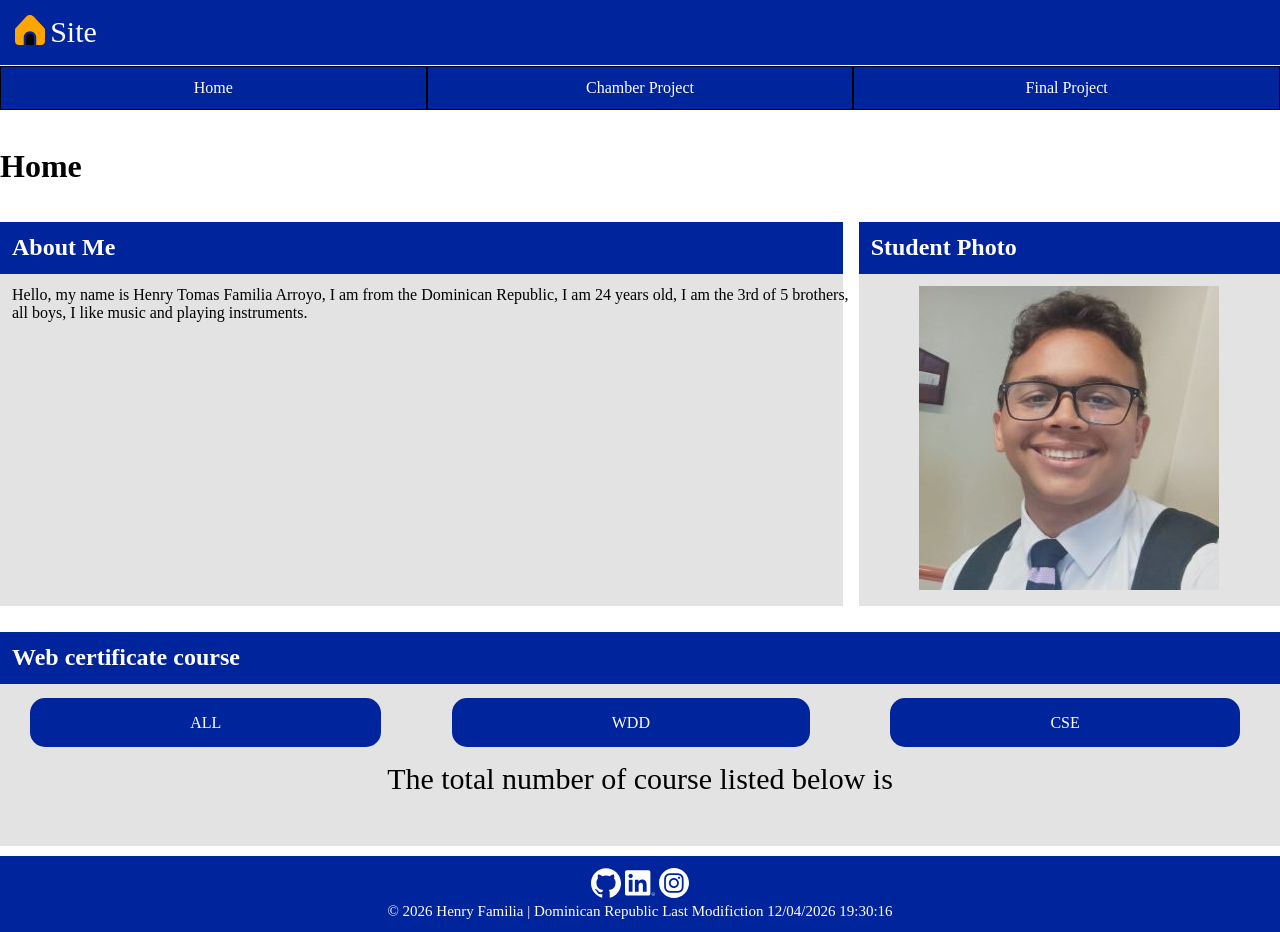
<file: index.html>
<!DOCTYPE html>
<html lang="en">
<head>
    <meta charset="UTF-8">
    <meta name="viewport" content="width=device-width, initial-scale=1.0">
    <meta name="description" content="Site with author personal information and site to the courses and rpjects in this course">
    <meta name="author" content="Henry Familia">
    <meta property="og:url" content="https://Henryflia.github.io/wdd231/index.html">
    <meta property="og:image" content="">
    <link rel="stylesheet" href="styles/normalize.css">
    <link rel="stylesheet" href="styles/small.css">
    <link rel="stylesheet" href="styles/larger.css">
    <link rel="icon" href="images/favicon.ico">
    <script src="scripts/index.js" defer></script>
    <link rel="preconnect" href="https://fonts.googleapis.com">
    <link rel="preconnect" href="https://fonts.gstatic.com" crossorigin>
    <link
        href="https://fonts.googleapis.com/css2?family=New+Amsterdam&family=Nunito:ital,wght@0,200..1000;1,200..1000&family=Roboto:ital,wght@0,100..900;1,100..900&display=swap"
        rel="stylesheet">
    <title>Henrys Page</title>
</head>
<body>
    <header>
        <img src="images/home.svg" alt="home logo" width="30" height="30">
        <span class="title">Site</span>
        <button id="menu" class="hamburger" aria-label="navigation"></button>
    </header>
    <nav class="navigation">
        <ul>
            <li><a href="index.html" class="home">Home</a></li>
            <li><a href="chamber/index.html" class="chamber">Chamber Project</a></li>
            <li><a href="wdd231/finalproject/index.html" class="final">Final Project</a></li>
        </ul>
    </nav>
    <main>
        <h1>Home</h1>
        <section class="about">
            <h2>About Me</h2>
            <div>
                <p>Hello, my name is Henry Tomas Familia Arroyo, I am from the Dominican Republic, I am 24 years old, I am the 3rd of 5
                brothers, all boys, I like music and playing instruments.</p>
            </div>
        </section>
        <section class="student">
            <h2>Student Photo</h2>
            <div>
                <img src="images/profile.jpg" alt="Henry's photo">
            </div>
        </section>
        <section class="web">
            <h2>Web certificate course</h2>
            <nav>
                <ul class="course">
                    <li><a href="#" id="all" title="All courses">ALL</a></li>
                    <li><a href="#" id="wdd" title="Wdd courses">WDD</a></li>
                    <li><a href="#" id="cse" title="Cse courses">CSE</a></li>
                </ul>
            </nav>
            <p>
                The total number of course listed below is 
                <span class="credits"></span>
            </p>
            <div class="courses"></div>
        </section>

        <dialog id="course-details">
            <button class="close-button">❌</button>
        </dialog>
    </main>
    <footer>
        <div>
            <img src="images/github.svg" alt="home logo" width="30" height="30">
            <img src="images/linkedin.svg" alt="home logo" width="30" height="30">
            <img src="images/instagram-circle.svg" alt="home logo" width="30" height="30">
        </div>

        <div>
            &copy; <span id="currentyear"></span> Henry Familia | Dominican Republic
            Last Modifiction <span id="lastModified"></span>
        </div>


    </footer>
</body>
</html>
</file>
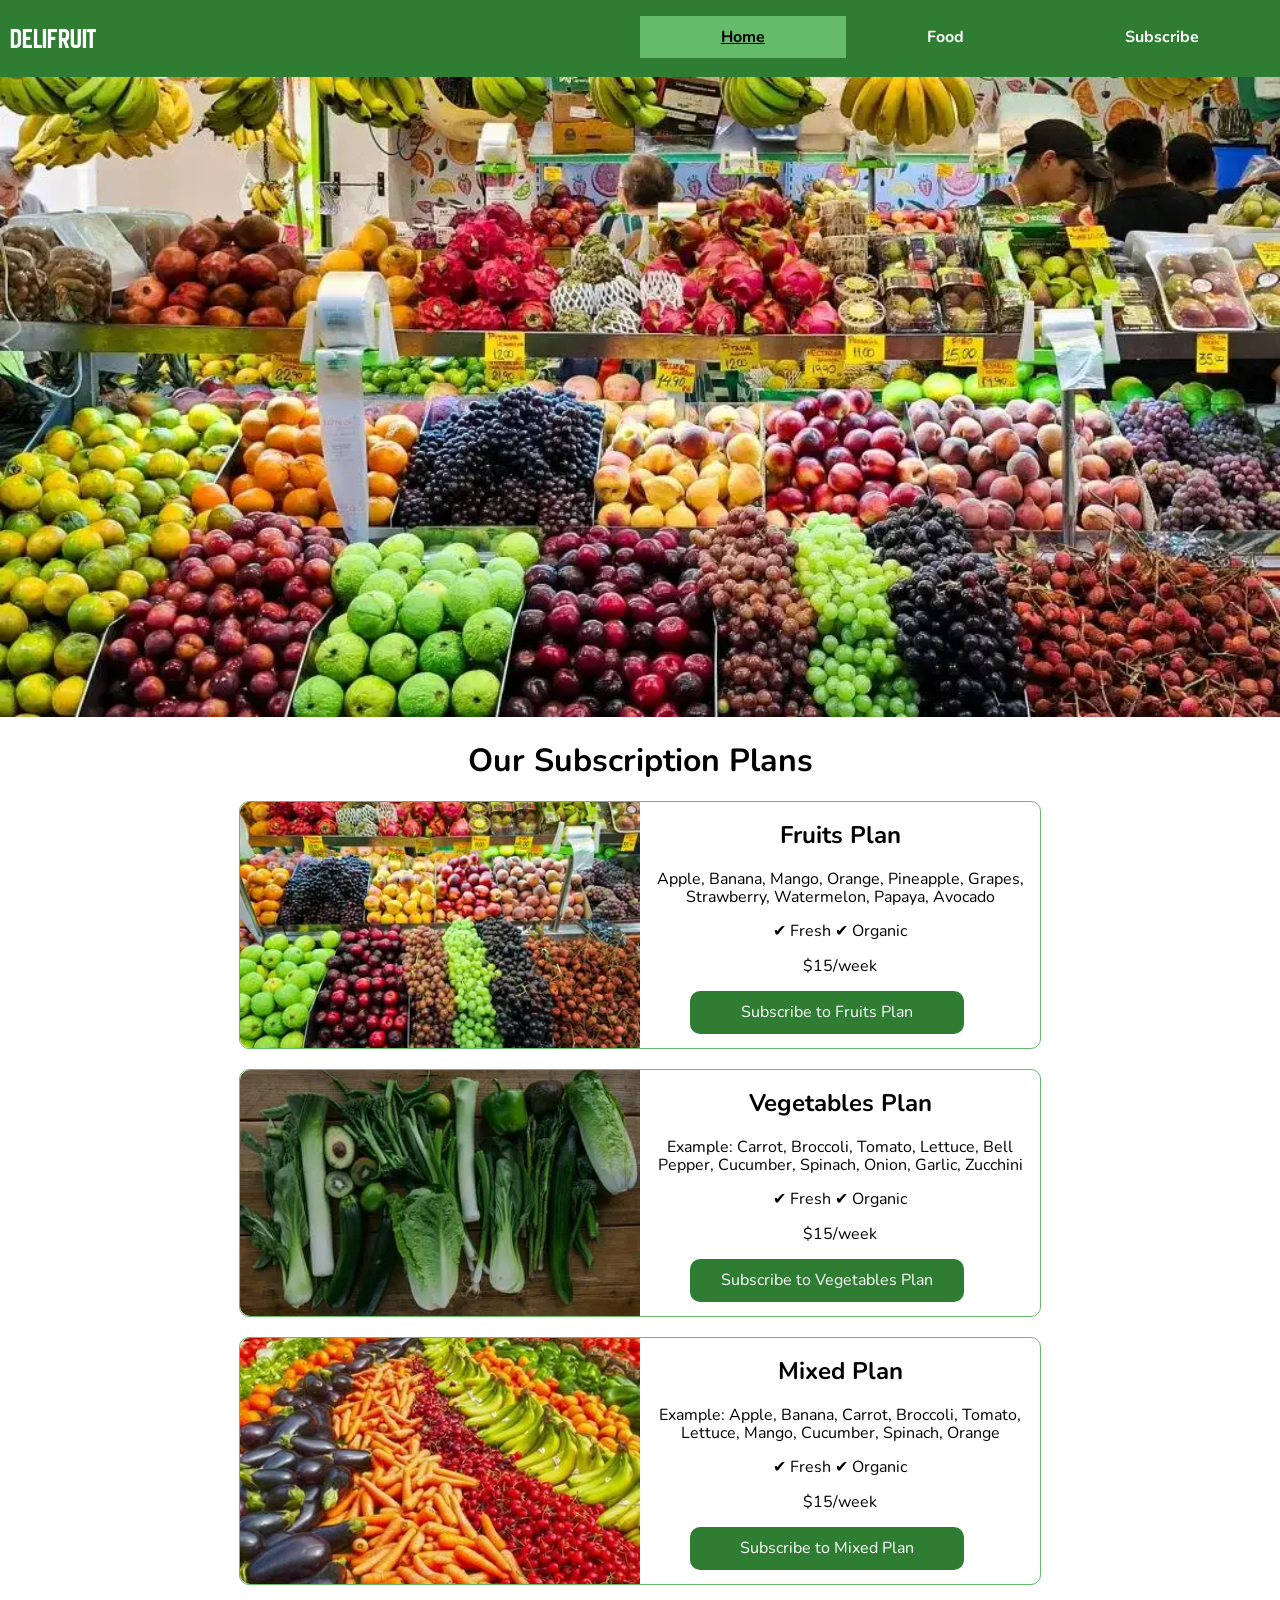
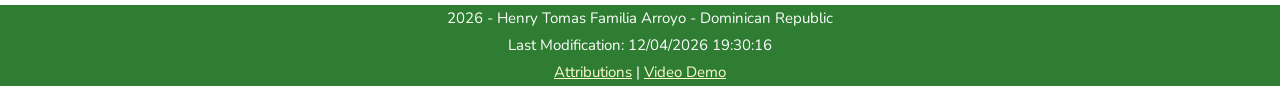
<file: finalproject/index.html>
<!DOCTYPE html>
<html lang="en">

<head>
    <meta charset="UTF-8">
    <meta name="viewport" content="width=device-width, initial-scale=1.0">
    <title>Delifruit - Fresh Organic Fruit & Vegetable Delivery</title>
    <meta name="description"
        content="Delifruit delivers fresh, organic fruits and vegetables straight to your door. Choose from our Fruits, Vegetables, or Mixed weekly subscription plans.">
    <meta name="author" content="Henry Tomas Familia Arroyo">
    <meta property="og:title" content="Delifruit - Fresh Organic Delivery">
    <meta property="og:description" content="Weekly boxes of fresh, organic fruits and vegetables delivered to your door in the Dominican Republic at every time and day">
    <meta property="og:url" content="https://henryflia.github.io/wdd231/finalproject/index.html">
    <meta property="og:image" content="https://henryflia.github.io/wdd231/finalproject/images/hero-large.webp">
    <meta property="og:type" content="website">
    <link rel="icon" href="images/favicon.svg" type="image/svg+xml">
    <link rel="stylesheet" href="styles/normalize.css">
    <link rel="stylesheet" href="styles/delifruit.css">
    <link rel="stylesheet" href="styles/delifruit-large.css">
    <link rel="preconnect" href="https://fonts.googleapis.com">
    <link rel="preconnect" href="https://fonts.gstatic.com" crossorigin>
    <link
        href="https://fonts.googleapis.com/css2?family=New+Amsterdam&family=Nunito:ital,wght@0,200..1000;1,200..1000&family=Roboto:ital,wght@0,100..900;1,100..900&display=swap"
        rel="stylesheet">
    <script src="scripts/delifruit.mjs" type="module"></script>
</head>

<body>
    <header>
        <span id="course-title">Delifruit</span>
        <button type="button" id="menu" aria-label="Open menu"></button>
        <nav>
            <ul class="navigation">
                <li><a class="active" href="index.html" title="Home">Home</a></li>
                <li><a href="fruits.html" title="Food">Food</a></li>
                <li><a href="subscribe.html" title="Subscribes">Subscribe</a></li>
            </ul>
        </nav>
    </header>

    <main>
        <picture id="hero">
            <source srcset="images/hero-large.webp" media="(min-width: 1000px)">
            <source srcset="images/hero-medium.webp" media="(min-width: 550px)">
            <img class="heroimg" src="images/hero.webp" alt="Photo by Viktoria  Slowikowska: https://www.pexels.com/photo/sliced-fruits-on-wooden-surface-5677308/" loading="lazy">
        </picture>
        <h1>Our Subscription Plans</h1>
        <div class="plans-section">

            <div class="divp">
                <img src="images/fruits.webp" alt="Photo by Wellington Fernandes: https://www.pexels.com/photo/vibrant-fruit-display-at-a-market-stall-30505135/" loading="lazy">
                <section class="plans">
                    <h2>Fruits Plan</h2>
                    <p>Apple, Banana, Mango, Orange, Pineapple, Grapes, Strawberry, Watermelon, Papaya, Avocado
                    </p>
                    <p>✔ Fresh
                    ✔ Organic</p>
                    <p>$15/week</p>
                    <a class="links" href="subscribe.html" >Subscribe to Fruits Plan</a>
            </section>
            </div>
            <div class="divp">
                <img src="images/vegetables.webp" alt="Photo by Viktoria  Slowikowska: https://www.pexels.com/photo/green-vegetable-and-fruits-on-a-wooden-table-5677797/" loading="lazy">
                <section class="plans">
                    <h2>Vegetables Plan</h2>
                    <p>Example: Carrot, Broccoli, Tomato, Lettuce, Bell Pepper, Cucumber, Spinach, Onion, Garlic, Zucchini</p>
                    <p>✔ Fresh
                        ✔ Organic</p>
                    <p>$15/week</p>
                    <a class="links" href="subscribe.html">Subscribe to Vegetables Plan</a>
                </section>
            </div>
            
            <div class="divp">
                <img src="images/mixed.webp" alt="Photo by Pixabay: https://www.pexels.com/photo/variety-of-fruits-and-vegetables-264537/" loading="lazy">
                <section class="plans">

                
                <h2>Mixed Plan</h2>
                <p>Example: Apple, Banana, Carrot, Broccoli, Tomato, Lettuce, Mango, Cucumber, Spinach, Orange</p>
                <p>✔ Fresh
                    ✔ Organic</p>
                <p>$15/week</p>
                <a class="links" href="subscribe.html">Subscribe to Mixed Plan</a>
                </section>
            </div>

        </div>
    </main>
    <footer>
        <p><span id="currentyear"></span> - Henry Tomas Familia Arroyo - Dominican Republic</p>
        <p>Last Modification: <span id="lastModified"></span></p>
            <p><a href="attributions.html">Attributions</a> | <a href="https://www.loom.com/share/16e785136b9e49719a58fdc9ae3a0ba9" target="_blank" rel="noopener">Video Demo</a></p>
    </footer>
</body>

</html>
</file>
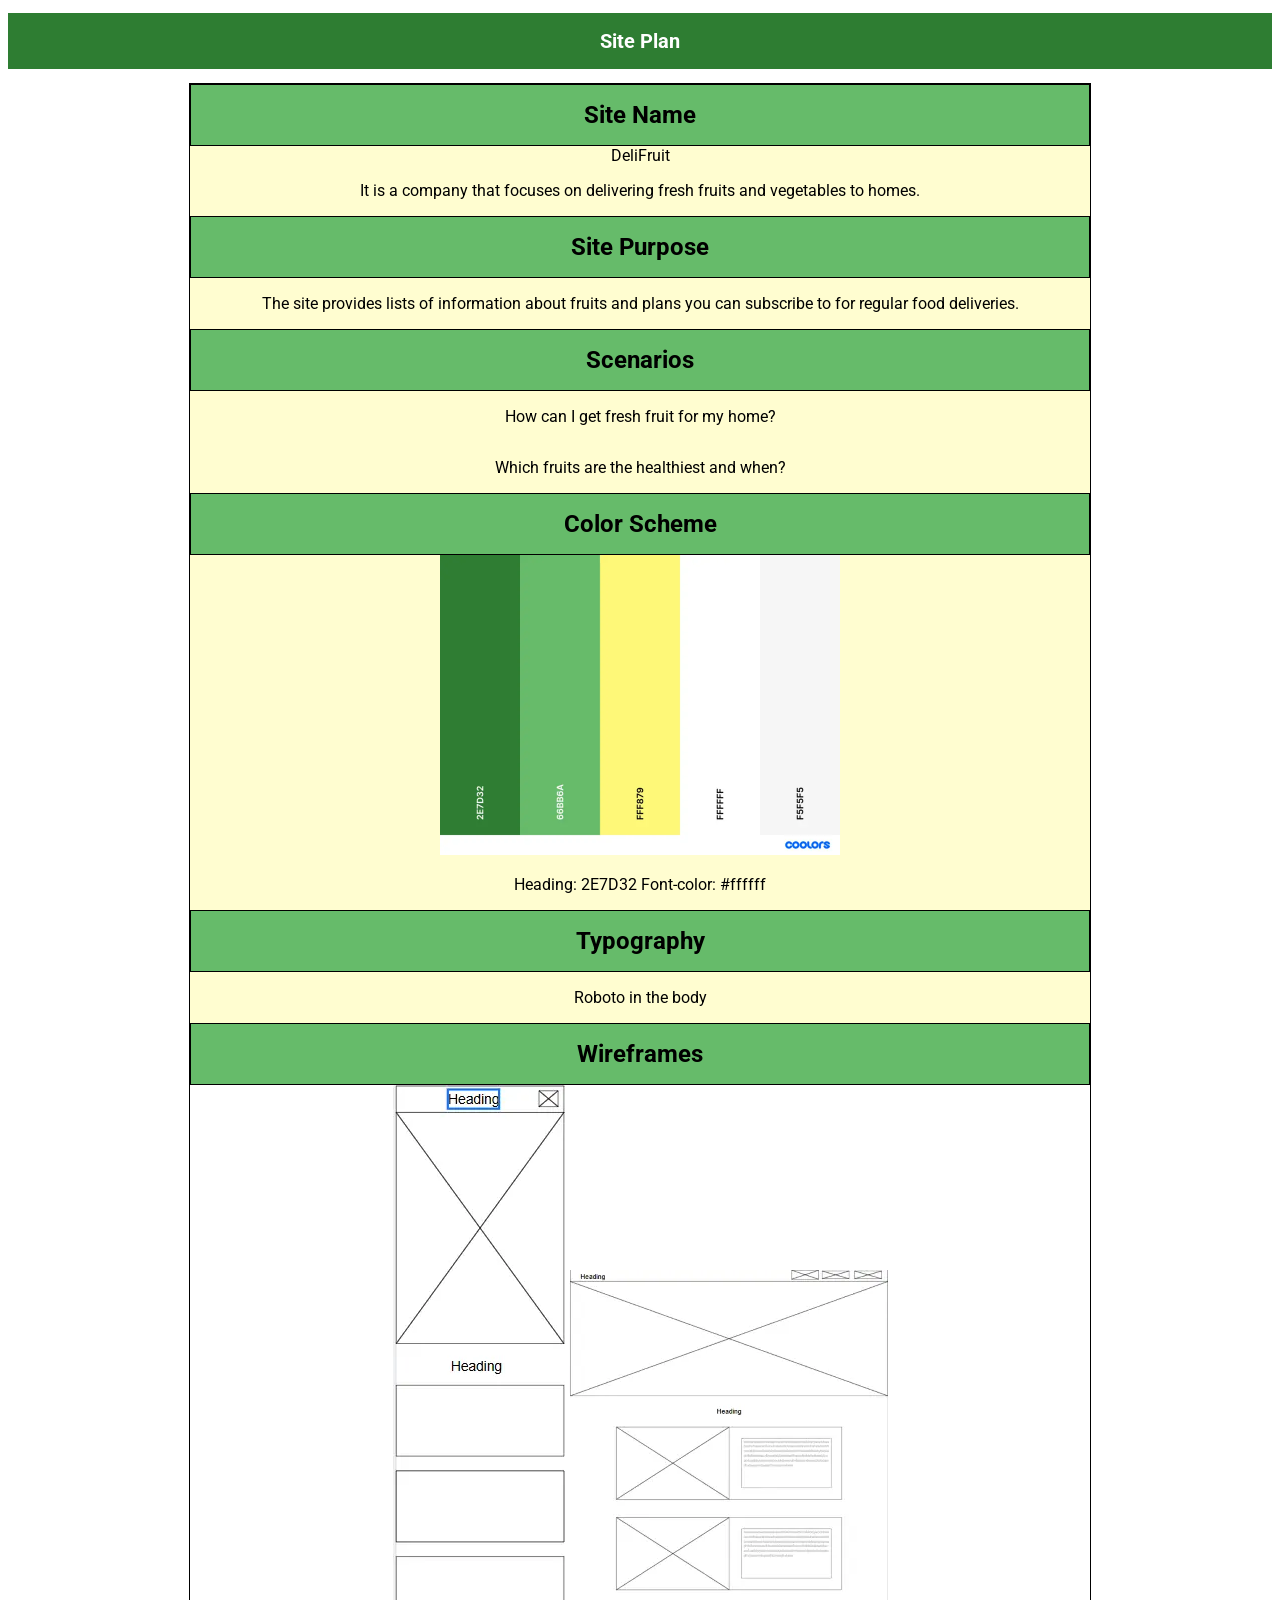
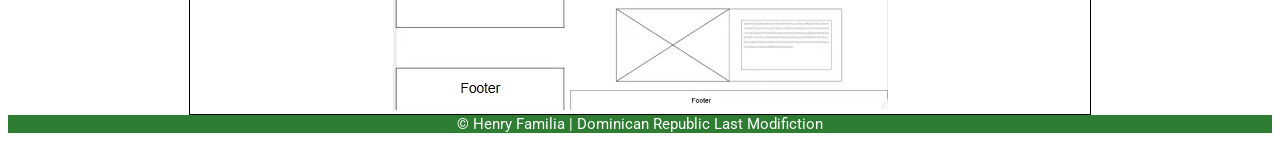
<file: siteplan.html>
<!DOCTYPE html>
<html lang="en">

<head>
    <meta charset="UTF-8">
    <meta name="viewport" content="width=device-width, initial-scale=1.0">
    <title>WDD 231 - Henry Familia</title>
    <meta name="description"
        content="WDD 231 - Henry Tomas Familia, Html, Javascript, Css, Profile of the autor">
    <meta name="author" content="Henry Tomas Familia">
    <link rel="stylesheet" href="styles/site.css">

    <link rel="preconnect" href="https://fonts.googleapis.com">
    <link rel="preconnect" href="https://fonts.gstatic.com" crossorigin>
    <link
        href="https://fonts.googleapis.com/css2?family=New+Amsterdam&family=Roboto:ital,wght@0,200..1000;1,200..1000&family=Roboto:ital,wght@0,100..900;1,100..900&display=swap"
        rel="stylesheet">
</head>

<body>
    <header>
        <h1 id="course-title">Site Plan</h1>
    </header>
    <main>
        <section>
            <h2>Site Name</h2>
            <span>DeliFruit</span>
            <p>It is a company that focuses on delivering fresh fruits and vegetables to homes.</p>
        </section>

        <section>
            <h2>Site Purpose</h2>
            <p>The site provides lists of information about fruits and plans you can subscribe to for regular food
                deliveries.</p>
        </section>

        <section>
            <h2>Scenarios</h2>
            <p>How can I get fresh fruit for my home?</p>
            <p>Which fruits are the healthiest and when?</p>
        </section>

        <section>
            <h2>Color Scheme</h2>
            <img src="images/palette.webp" alt="color scheme" width="400">
            <p>Heading: 2E7D32
                Font-color: #ffffff
            </p>
        </section>

        <section>
            <h2>Typography</h2>
            <p>Roboto in the body </p>
        </section>

        <h2>Wireframes</h2>
        <img src="images/wireframeshort.webp" alt="wireframe">
        <img src="images/wireframelarge.webp" alt="Wireframe">


    </main>
    <footer>
        <div>
            &copy; <span id="currentyear"></span> Henry Familia | Dominican Republic
            Last Modifiction <span id="lastModified"></span>
        </div>
    </footer>
</body>

</html>
</file>
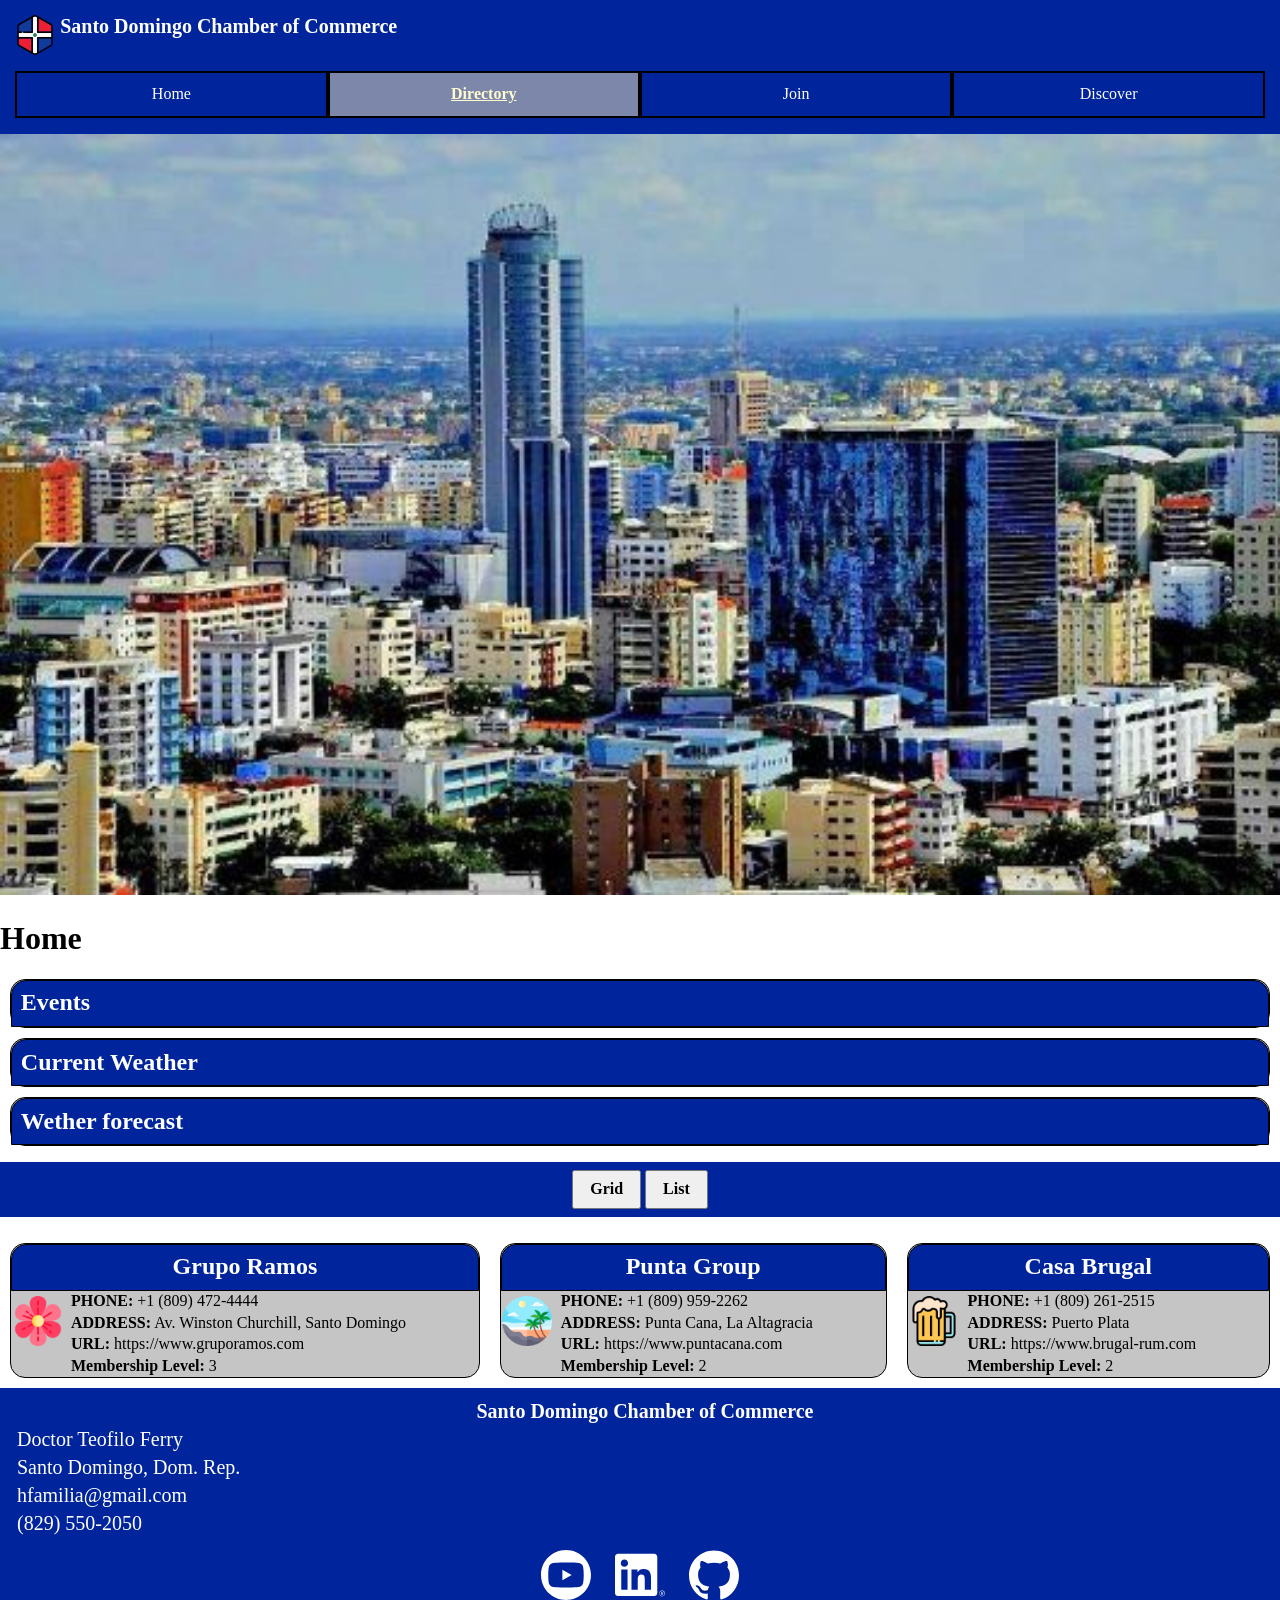
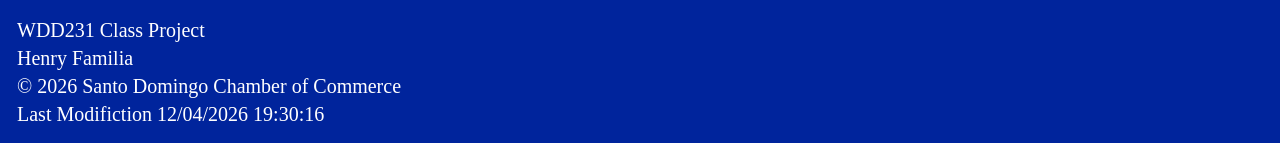
<file: chamber/directory.html>
<!DOCTYPE html>
<html lang="en">

<head>
    <meta charset="UTF-8">
    <meta name="viewport" content="width=device-width, initial-scale=1.0">
    <meta name="description" content="A page to supporting business growth, networking, and economic development in Santo Domingo and the Dominican Republic">
    <meta name="author" content="Henry Familia">
    <meta property="og:title" content="Santo Domingo Chamber of Commerce">
    <meta property="og:description"
        content="Supporting business growth, networking, and economic development in Santo Domingo and the Dominican Republic.">
    <meta property="og:url" content="https://Henryflia.github.io/wdd231/index.html">
    <meta property="og:image" content="https://Henryflia.github.io/wdd231/chamber/images/skyline.jpg">
    <link rel="stylesheet" href="styles/normalize.css">
    <link rel="stylesheet" href="styles/small.css">
    <link rel="stylesheet" href="styles/large.css">
    <link rel="icon" href="images/favicon.ico">
    <script src="scripts/directory.js" defer></script>
    <link rel="preconnect" href="https://fonts.googleapis.com">
    <link rel="preconnect" href="https://fonts.gstatic.com" crossorigin>
    <link
        href="https://fonts.googleapis.com/css2?family=New+Amsterdam&family=Nunito:ital,wght@0,200..1000;1,200..1000&family=Roboto:ital,wght@0,100..900;1,100..900&display=swap"
        rel="stylesheet">
    <title>Santo Domingo Chamber Directory</title>
</head>

<body>
    <header>
        <img class="logo" src="images/logo.svg" alt="home logo" width="40" height="40">
        <span class="title">Santo Domingo Chamber of Commerce</span>
        <button id="menu" class="hamburger" aria-label="navigation"></button>
            <nav class="navigation">
                <ul>
                    <li><a href="index.html" class="home">Home</a></li>
                    <li><a href="directory.html" class="chamber active">Directory</a></li>
                    <li><a href="join.html" class="join">Join</a></li>
                    <li><a href="discovery.html" class="discover">Discover</a></li>
                </ul>
            </nav>
    </header>

    <main>
        <div>
            <img class="hero" src="images/skyline.jpg" alt="Hero Image">
        </div>
       <h1>Home</h1>
        <section>
            <h2 class="sectiont">Events</h2>
        </section>
        <section>
            <h2 class="sectiont">Current Weather</h2>
        </section>
        <section>
            <h2 class="sectiont">Wether forecast</h2>
        </section>

        <div class="menu">
            <button id="grid">Grid</button>
            <button id="list">List</button>
        </div>
        
        <div class="grid">
            <div id="business"></div>
        </div>
            

    </main>
    <footer>
        <div>
            <span class="title">Santo Domingo Chamber of Commerce</span>
            <p>Doctor Teofilo Ferry</p>
            <p>Santo Domingo, Dom. Rep.</p>
            <p>hfamilia@gmail.com</p>
            <p>(829) 550-2050</p>
        </div>
        <div>
            <img src="images/youtube.svg" alt="home logo" width="50" height="50">
            <img src="images/linkedin.svg" alt="home logo" width="50" height="50">
            <img src="images/github.svg" alt="home logo" width="50" height="50">
        </div>

        <div>
            <p>WDD231 Class Project</p>
            <p>Henry Familia</p>
            <p>&copy; <span id="currentyear"></span> Santo Domingo Chamber of Commerce</p>
            <p>Last Modifiction <span id="lastModified"></span></p>
        </div>


    </footer>
</body>

</html>
</file>
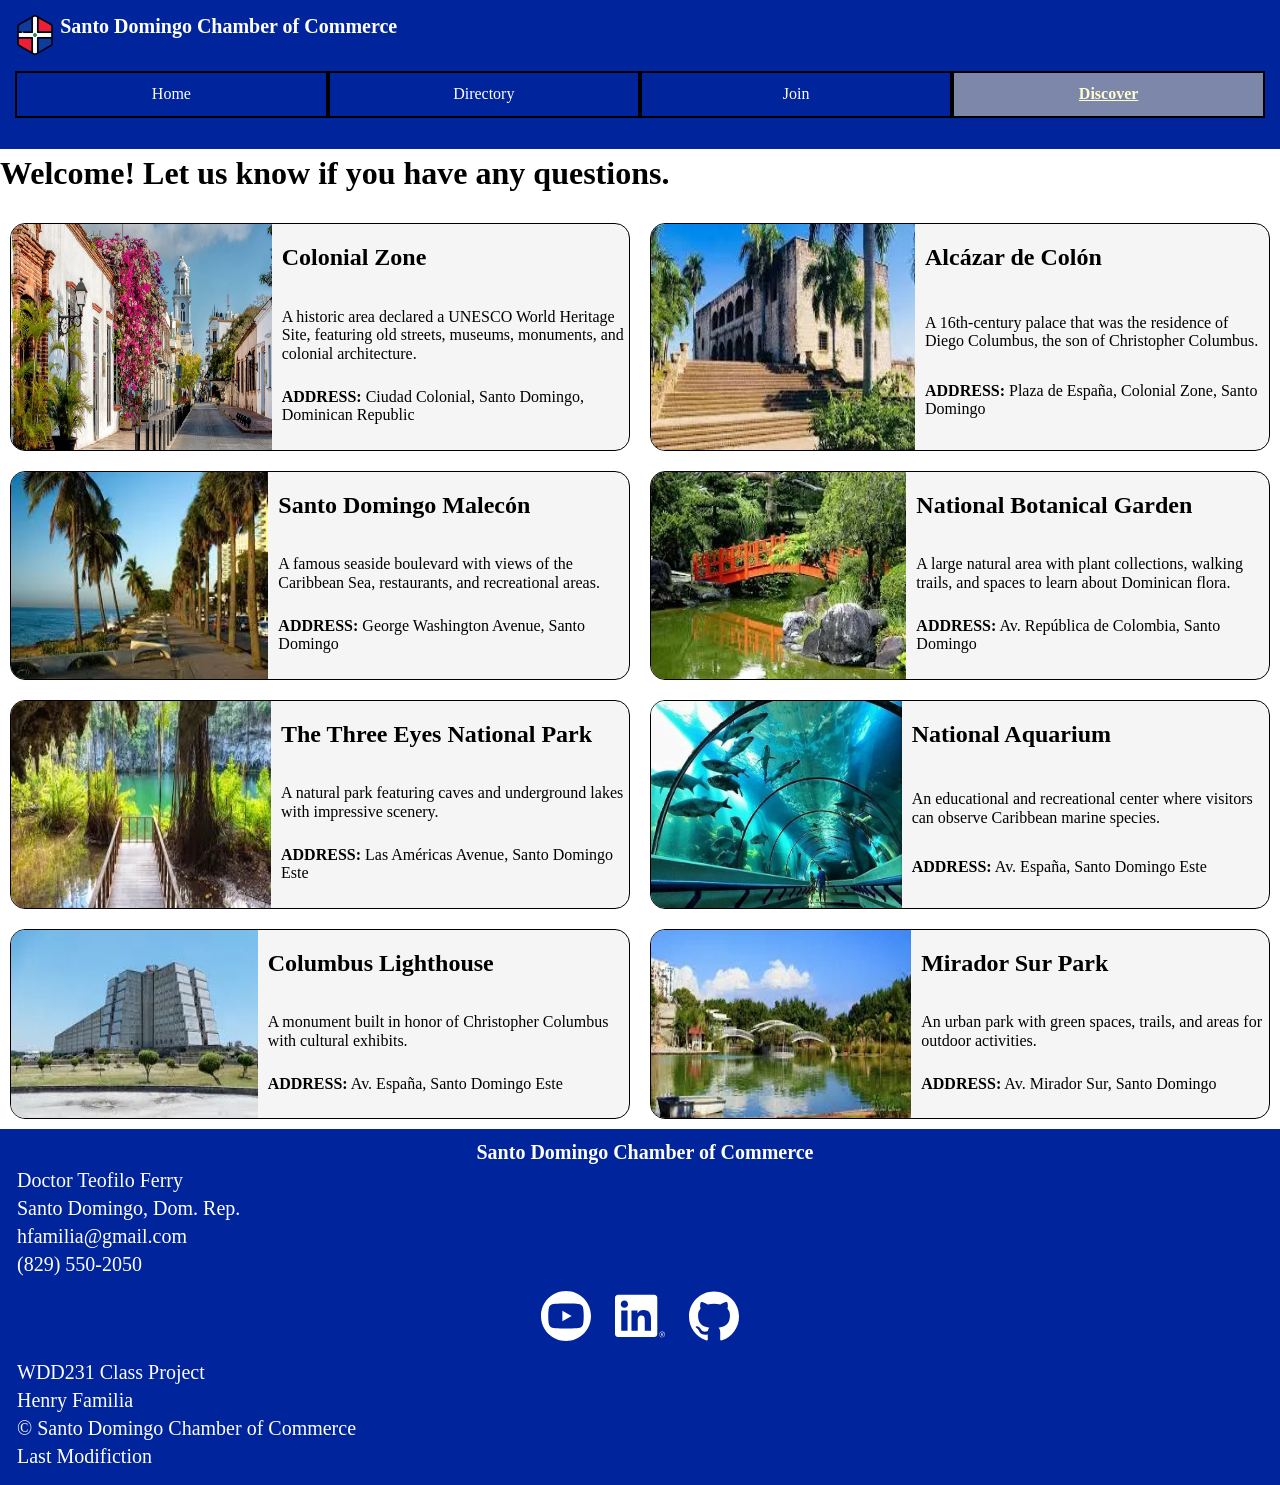
<file: chamber/discover.html>
<!DOCTYPE html>
<html lang="en">

<head>
    <meta charset="UTF-8">
    <meta name="viewport" content="width=device-width, initial-scale=1.0">
    <meta name="description"
        content="A page to supporting business growth, networking, and economic development in Santo Domingo and the Dominican Republic">
    <meta name="author" content="Henry Familia">
    <meta property="og:title" content="Santo Domingo Chamber of Commerce">
    <meta property="og:description"
        content="Supporting business growth, networking, and economic development in Santo Domingo and the Dominican Republic.">
    <meta property="og:url" content="https://Henryflia.github.io/wdd231/index.html">
    <meta property="og:image" content="https://Henryflia.github.io/wdd231/chamber/images/skyline.jpg">
    <link rel="stylesheet" href="styles/normalize.css">
    <link rel="stylesheet" href="styles/small.css">
    <link rel="stylesheet" href="styles/medium.css">
    <link rel="stylesheet" href="styles/large.css">
    <link rel="icon" href="images/favicon.ico">
    <!-- <script src="scripts/directory.js" defer></script> -->
    <script type="module" src="scripts/scripts.mjs"></script>
    <link rel="preconnect" href="https://fonts.googleapis.com">
    <link rel="preconnect" href="https://fonts.gstatic.com" crossorigin>
    <link
        href="https://fonts.googleapis.com/css2?family=New+Amsterdam&family=Nunito:ital,wght@0,200..1000;1,200..1000&family=Roboto:ital,wght@0,100..900;1,100..900&display=swap"
        rel="stylesheet">
    <title>Santo Domingo Chamber Discover</title>
</head>

<body>
    <header>
        <img class="logo" src="images/logo.svg" alt="home logo" width="40" height="40">
        <span class="title">Santo Domingo Chamber of Commerce</span>
        <button id="menu" class="hamburger" aria-label="navigation"></button>
        <nav class="navigation">
            <ul>
                <li><a href="index.html" class="home">Home</a></li>
                <li><a href="directory.html" class="chamber">Directory</a></li>
                <li><a href="join.html" class="join">Join</a></li>
                <li><a href="discover.html" class="discover active">Discover</a></li>
            </ul>
        </nav>
    </header>

    <main>
    <h1 class="mss"></h1>
    <div class="disc"></div>


    </main>
    <footer>
        <div>
            <span class="title">Santo Domingo Chamber of Commerce</span>
            <p>Doctor Teofilo Ferry</p>
            <p>Santo Domingo, Dom. Rep.</p>
            <p>hfamilia@gmail.com</p>
            <p>(829) 550-2050</p>
        </div>
        <div>
            <img src="images/youtube.svg" alt="home logo" width="50" height="50">
            <img src="images/linkedin.svg" alt="home logo" width="50" height="50">
            <img src="images/github.svg" alt="home logo" width="50" height="50">
        </div>

        <div>
            <p>WDD231 Class Project</p>
            <p>Henry Familia</p>
            <p>&copy; <span id="currentyear"></span> Santo Domingo Chamber of Commerce</p>
            <p>Last Modifiction <span id="lastModified"></span></p>
        </div>


    </footer>
</body>

</html>
</file>
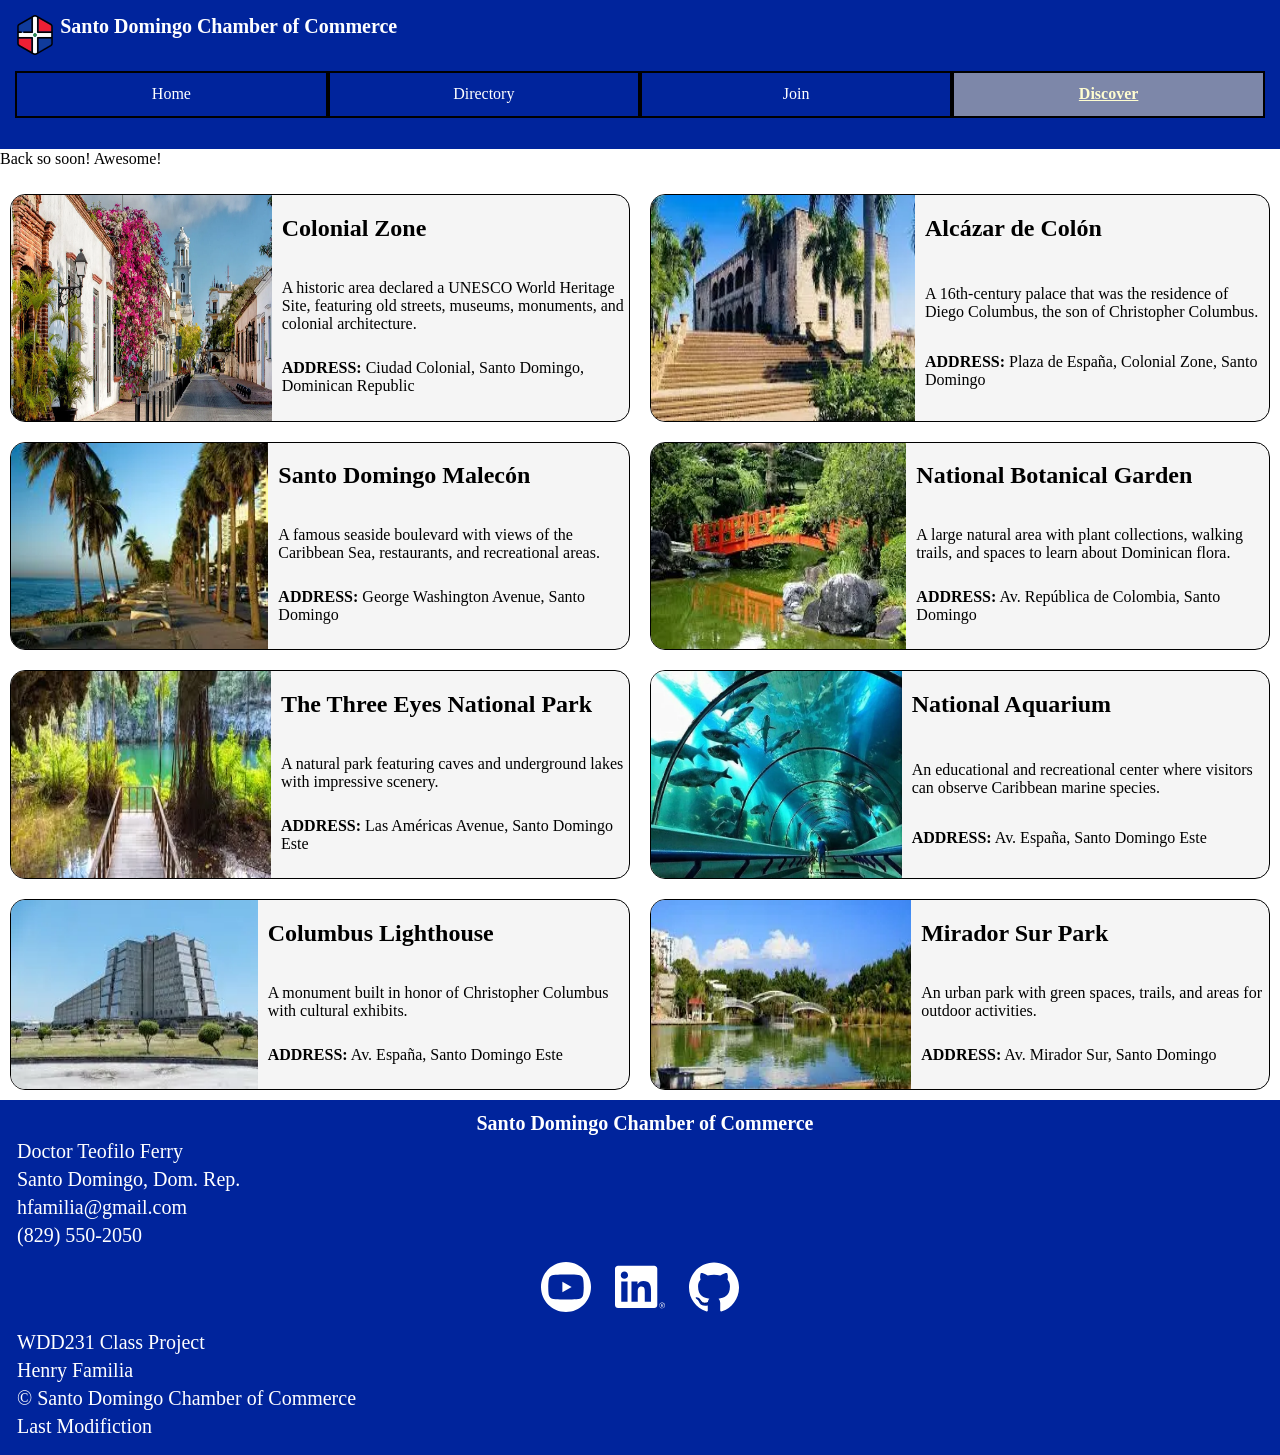
<file: chamber/discovery.html>
<!DOCTYPE html>
<html lang="en">

<head>
    <meta charset="UTF-8">
    <meta name="viewport" content="width=device-width, initial-scale=1.0">
    <meta name="description"
        content="A page to supporting business growth, networking, and economic development in Santo Domingo and the Dominican Republic">
    <meta name="author" content="Henry Familia">
    <meta property="og:title" content="Santo Domingo Chamber of Commerce">
    <meta property="og:description"
        content="Supporting business growth, networking, and economic development in Santo Domingo and the Dominican Republic.">
    <meta property="og:url" content="https://Henryflia.github.io/wdd231/index.html">
    <meta property="og:image" content="https://Henryflia.github.io/wdd231/chamber/images/skyline.jpg">
    <link rel="stylesheet" href="styles/normalize.css">
    <link rel="stylesheet" href="styles/small.css">
    <link rel="stylesheet" href="styles/medium.css">
    <link rel="stylesheet" href="styles/large.css">
    <link rel="icon" href="images/favicon.ico">
    <!-- <script src="scripts/directory.js" defer></script> -->
    <script type="module" src="scripts/scripts.mjs"></script>
    <link rel="preconnect" href="https://fonts.googleapis.com">
    <link rel="preconnect" href="https://fonts.gstatic.com" crossorigin>
    <link
        href="https://fonts.googleapis.com/css2?family=New+Amsterdam&family=Nunito:ital,wght@0,200..1000;1,200..1000&family=Roboto:ital,wght@0,100..900;1,100..900&display=swap"
        rel="stylesheet">
    <title>Santo Domingo Chamber Discover</title>
</head>

<body>
    <header>
        <img class="logo" src="images/logo.svg" alt="home logo" width="40" height="40">
        <span class="title">Santo Domingo Chamber of Commerce</span>
        <button id="menu" class="hamburger" aria-label="navigation"></button>
        <nav class="navigation">
            <ul>
                <li><a href="index.html" class="home">Home</a></li>
                <li><a href="directory.html" class="chamber">Directory</a></li>
                <li><a href="join.html" class="join">Join</a></li>
                <li><a href="discovery.html" class="discovery active">Discover</a></li>
            </ul>
        </nav>
    </header>

    <main>
    <p class="mss"></p>
    <div class="disc"></div>


    </main>
    <footer>
        <div>
            <span class="title">Santo Domingo Chamber of Commerce</span>
            <p>Doctor Teofilo Ferry</p>
            <p>Santo Domingo, Dom. Rep.</p>
            <p>hfamilia@gmail.com</p>
            <p>(829) 550-2050</p>
        </div>
        <div>
            <img src="images/youtube.svg" alt="home logo" width="50" height="50">
            <img src="images/linkedin.svg" alt="home logo" width="50" height="50">
            <img src="images/github.svg" alt="home logo" width="50" height="50">
        </div>

        <div>
            <p>WDD231 Class Project</p>
            <p>Henry Familia</p>
            <p>&copy; <span id="currentyear"></span> Santo Domingo Chamber of Commerce</p>
            <p>Last Modifiction <span id="lastModified"></span></p>
        </div>


    </footer>
</body>

</html>
</file>
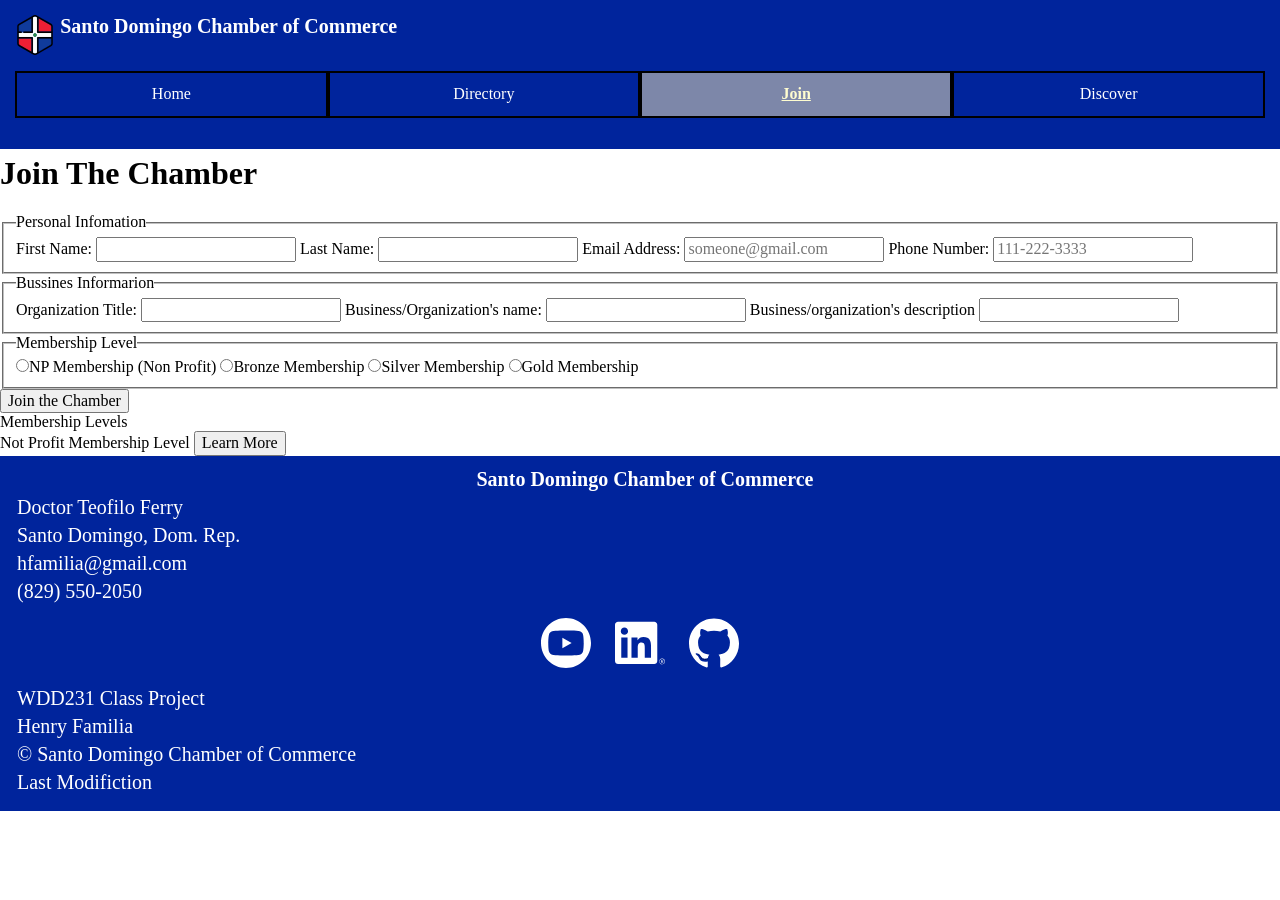
<file: chamber/join.html>
<!DOCTYPE html>
<html lang="en">

<head>
    <meta charset="UTF-8">
    <meta name="viewport" content="width=device-width, initial-scale=1.0">
    <meta name="description"
        content="A page to supporting business growth, networking, and economic development in Santo Domingo and the Dominican Republic">
    <meta name="author" content="Henry Familia">
    <meta property="og:title" content="Santo Domingo Chamber of Commerce">
    <meta property="og:description"
        content="Supporting business growth, networking, and economic development in Santo Domingo and the Dominican Republic.">
    <meta property="og:url" content="https://Henryflia.github.io/wdd231/index.html">
    <meta property="og:image" content="https://Henryflia.github.io/wdd231/chamber/images/skyline.jpg">
    <link rel="stylesheet" href="styles/normalize.css">
    <link rel="stylesheet" href="styles/small.css">
    <link rel="stylesheet" href="styles/large.css">
    <link rel="icon" href="images/favicon.ico">
    <script src="scripts/join.js" defer></script>
    <link rel="preconnect" href="https://fonts.googleapis.com">
    <link rel="preconnect" href="https://fonts.gstatic.com" crossorigin>
    <link
        href="https://fonts.googleapis.com/css2?family=New+Amsterdam&family=Nunito:ital,wght@0,200..1000;1,200..1000&family=Roboto:ital,wght@0,100..900;1,100..900&display=swap"
        rel="stylesheet">
    <title>Santo Domingo Chamber Join</title>
</head>

<body>
    <header>
        <img class="logo" src="images/logo.svg" alt="home logo" width="40" height="40">
        <span class="title">Santo Domingo Chamber of Commerce</span>
        <button id="menu" class="hamburger" aria-label="navigation"></button>
        <nav class="navigation">
            <ul>
                <li><a href="index.html" class="home">Home</a></li>
                <li><a href="directory.html" class="chamber">Directory</a></li>
                <li><a href="join.html" class="join active">Join</a></li>
                <li><a href="discover.html" class="discover">Discover</a></li>
            </ul>
        </nav>
    </header>

    <main>
        <h1>Join The Chamber</h1>
        <form method="get" action="thanks.html">
            <fieldset>
                <legend>Personal Infomation</legend>
                    <label for="fname">First Name: <input type="text" title="firstname" name="fname" id="fname" autocomplete="given-name" required></label>
                    <label for="lname">Last Name: <input type="text" title="lastname" name="lname" id="lname" autocomplete="family-name" required></label>
                    <label for="email">Email Address: <input type="email" title="emailadress" name="email" id="email" autocomplete="email" placeholder="someone@gmail.com" required></label>
                    <label for="phone">Phone Number: <input type="tel" title="phonenumber" name="phone" id="phone" autocomplete="tel" placeholder="111-222-3333" required></label>

            </fieldset>
            <fieldset>
                <legend>Bussines Informarion</legend>
                    <label for="lname">Organization Title: <input type="text" title="organization" name="otile" id="otile"
                            autocomplete="organization-title" pattern="^[A-Za-z\- ]{7,}$"></label>
                    <label for="businessname">Business/Organization's name: <input type="text" title="business" name="businessname" id="businessname" autocomplete="organization" required></label>
                    <label>Business/organization's description <input type="area" title="organization-description"
                                        name="description"></label>
            </fieldset>
            <fieldset>
                <legend>Membership Level</legend>
                <label><input type="radio" name="membership" id="m1" required>NP Membership (Non Profit)</label>
                <label><input type="radio" name="membership" id="m2" required>Bronze Membership</label>
                <label><input type="radio" name="membership" id="m3" required>Silver Membership</label>
                <label><input type="radio" name="membership" id="m4" required>Gold Membership</label>
            </fieldset>


            <label><input type="hidden" name="timestamp" id="timestamp"></label>
            <input type="submit" value="Join the Chamber">
        </form>

        <span>Membership Levels</span>
        <div>Not Profit Membership Level
            <button class="openModal">Learn More</button>
            <dialog class="modal">
                <h2>Not Profit Membership Level</h2>
                <p></p>
                <button class="closeModal">Close</button>
            </dialog>
        </div>
        <!-- <div>Bronze Membership
            <button>Learn More</button>
            <dialog class="modal">
                <h2>Bronze Membership</h2>
                <button class="closeModal">Close</button>
            </dialog>
        </div>
        <div>Silver Membership
            <button>Learn More</button>
            <dialog class="modal">
                <h2>Silver Membership</h2>
                <button class="closeModal">Close</button>
            </dialog>
        </div>
        <div>Gold Membership
            <button>Learn More</button>
            <dialog class="modal">
                <h2>Gold Membership</h2>
                <button class="closeModal">X</button>
            </dialog>
        </div> -->

    </main>
    <footer>
        <div>
            <span class="title">Santo Domingo Chamber of Commerce</span>
            <p>Doctor Teofilo Ferry</p>
            <p>Santo Domingo, Dom. Rep.</p>
            <p>hfamilia@gmail.com</p>
            <p>(829) 550-2050</p>
        </div>
        <div>
            <img src="images/youtube.svg" alt="home logo" width="50" height="50">
            <img src="images/linkedin.svg" alt="home logo" width="50" height="50">
            <img src="images/github.svg" alt="home logo" width="50" height="50">
        </div>

        <div>
            <p>WDD231 Class Project</p>
            <p>Henry Familia</p>
            <p>&copy; <span id="currentyear"></span> Santo Domingo Chamber of Commerce</p>
            <p>Last Modifiction <span id="lastModified"></span></p>
        </div>


    </footer>
</body>

</html>
</file>
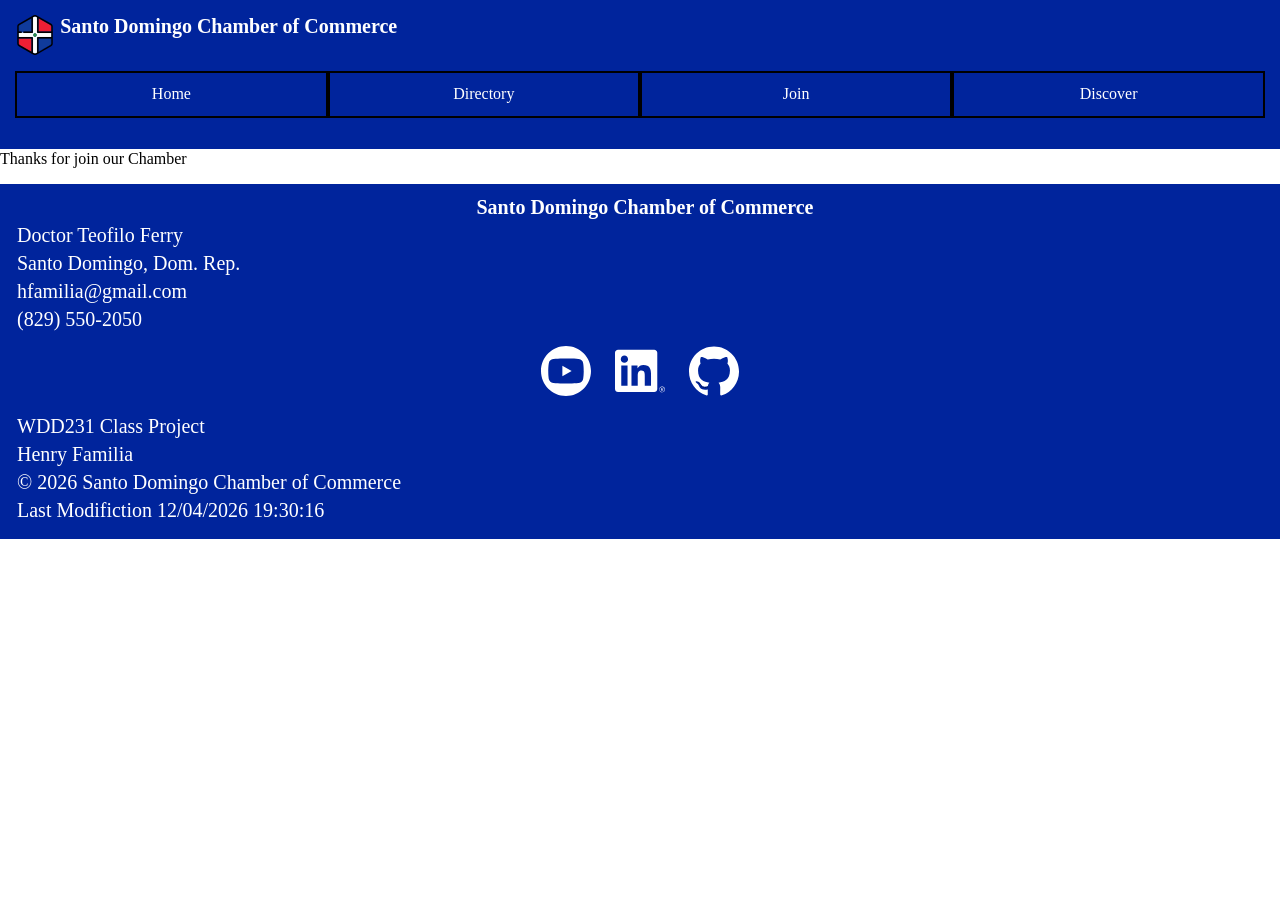
<file: chamber/thanks.html>
<!DOCTYPE html>
<html lang="en">

<head>
    <meta charset="UTF-8">
    <meta name="viewport" content="width=device-width, initial-scale=1.0">
    <meta name="description"
        content="A page to supporting business growth, networking, and economic development in Santo Domingo and the Dominican Republic">
    <meta name="author" content="Henry Familia">
    <meta property="og:title" content="Santo Domingo Chamber of Commerce">
    <meta property="og:description"
        content="Supporting business growth, networking, and economic development in Santo Domingo and the Dominican Republic.">
    <meta property="og:url" content="https://Henryflia.github.io/wdd231/index.html">
    <meta property="og:image" content="https://Henryflia.github.io/wdd231/chamber/images/skyline.jpg">
    <link rel="stylesheet" href="styles/normalize.css">
    <link rel="stylesheet" href="styles/small.css">
    <link rel="stylesheet" href="styles/large.css">
    <link rel="icon" href="images/favicon.ico">
    <script src="scripts/directory.js" defer></script>
    <link rel="preconnect" href="https://fonts.googleapis.com">
    <link rel="preconnect" href="https://fonts.gstatic.com" crossorigin>
    <link
        href="https://fonts.googleapis.com/css2?family=New+Amsterdam&family=Nunito:ital,wght@0,200..1000;1,200..1000&family=Roboto:ital,wght@0,100..900;1,100..900&display=swap"
        rel="stylesheet">
    <title>Santo Domingo Chamber Join</title>
</head>

<body>
    <header>
        <img class="logo" src="images/logo.svg" alt="home logo" width="40" height="40">
        <span class="title">Santo Domingo Chamber of Commerce</span>
        <button id="menu" class="hamburger" aria-label="navigation"></button>
        <nav class="navigation">
            <ul>
                <li><a href="index.html" class="home">Home</a></li>
                <li><a href="directory.html" class="chamber">Directory</a></li>
                <li><a href="join.html" class="join">Join</a></li>
                <li><a href="discover.html" class="discover">Discover</a></li>
            </ul>
        </nav>
    </header>

    <main>
        <p>Thanks for join our Chamber</p>
    </main>
    <footer>
        <div>
            <span class="title">Santo Domingo Chamber of Commerce</span>
            <p>Doctor Teofilo Ferry</p>
            <p>Santo Domingo, Dom. Rep.</p>
            <p>hfamilia@gmail.com</p>
            <p>(829) 550-2050</p>
        </div>
        <div>
            <img src="images/youtube.svg" alt="home logo" width="50" height="50">
            <img src="images/linkedin.svg" alt="home logo" width="50" height="50">
            <img src="images/github.svg" alt="home logo" width="50" height="50">
        </div>

        <div>
            <p>WDD231 Class Project</p>
            <p>Henry Familia</p>
            <p>&copy; <span id="currentyear"></span> Santo Domingo Chamber of Commerce</p>
            <p>Last Modifiction <span id="lastModified"></span></p>
        </div>


    </footer>
</body>

</html>
</file>
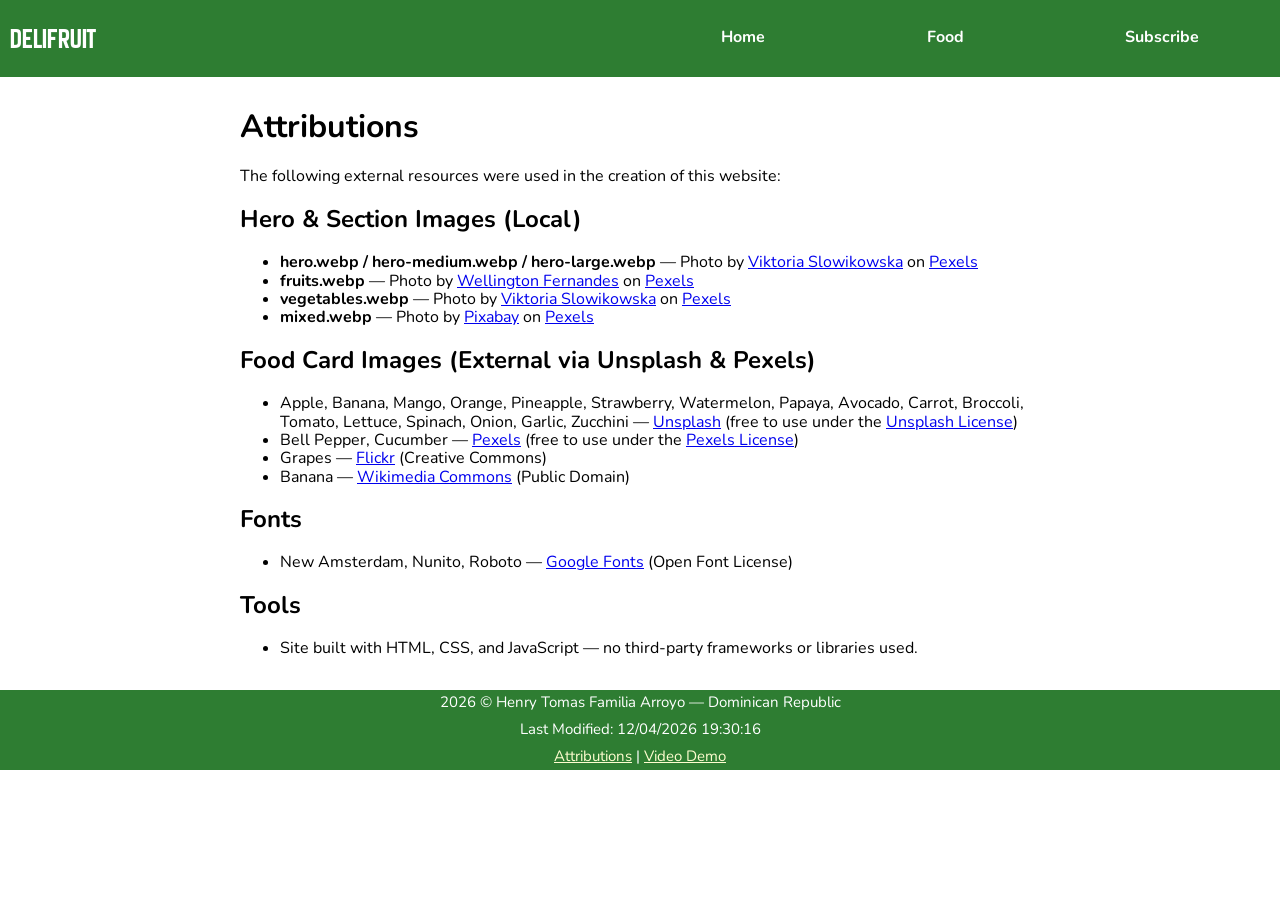
<file: finalproject/attributions.html>
<!DOCTYPE html>
<html lang="en">

<head>
  <meta charset="UTF-8">
  <meta name="viewport" content="width=device-width, initial-scale=1.0">
  <title>Delifruit - Attributions</title>
  <meta name="description" content="Image and content attributions for the Delifruit website.">
  <meta name="author" content="Henry Tomas Familia Arroyo">
  <meta property="og:title" content="Delifruit - Fresh Organic Delivery">
  <meta property="og:description" content="Weekly boxes of fresh, organic fruits and vegetables delivered to your door in the Dominican Republic. - attributions page">
  <meta property="og:url" content="https://henryflia.github.io/wdd231/finalproject/index.html">
  <meta property="og:image" content="https://henryflia.github.io/wdd231/finalproject/images/hero-large.webp">
  <link rel="icon" href="images/favicon.svg" type="image/svg+xml">
  <link rel="stylesheet" href="styles/normalize.css">
  <link rel="stylesheet" href="styles/delifruit.css">
  <link rel="stylesheet" href="styles/delifruit-large.css">
  <link rel="preconnect" href="https://fonts.googleapis.com">
  <link rel="preconnect" href="https://fonts.gstatic.com" crossorigin>
  <link href="https://fonts.googleapis.com/css2?family=New+Amsterdam&family=Nunito:ital,wght@0,200..1000;1,200..1000&family=Roboto:ital,wght@0,100..900;1,100..900&display=swap" rel="stylesheet">
  <script src="scripts/delifruit.mjs" type="module"></script>
</head>

<body>
  <header>
    <span id="course-title">Delifruit</span>
    <button type="button" id="menu" aria-label="Open menu"></button>
    <nav>
      <ul class="navigation">
        <li><a href="index.html" title="Home">Home</a></li>
        <li><a href="fruits.html" title="Food">Food</a></li>
        <li><a href="subscribe.html" title="Subscribe">Subscribe</a></li>
      </ul>
    </nav>
  </header>

  <main class="attributions-main">
    <h1>Attributions</h1>
    <p>The following external resources were used in the creation of this website:</p>

    <h2>Hero &amp; Section Images (Local)</h2>
    <ul>
      <li><strong>hero.webp / hero-medium.webp / hero-large.webp</strong> &mdash; Photo by <a href="https://www.pexels.com/@viktoria-slowikowska" target="_blank" rel="noopener">Viktoria Slowikowska</a> on <a href="https://www.pexels.com/photo/sliced-fruits-on-wooden-surface-5677308/" target="_blank" rel="noopener">Pexels</a></li>
      <li><strong>fruits.webp</strong> &mdash; Photo by <a href="https://www.pexels.com/@wellington-fernandes-162296411" target="_blank" rel="noopener">Wellington Fernandes</a> on <a href="https://www.pexels.com/photo/vibrant-fruit-display-at-a-market-stall-30505135/" target="_blank" rel="noopener">Pexels</a></li>
      <li><strong>vegetables.webp</strong> &mdash; Photo by <a href="https://www.pexels.com/@viktoria-slowikowska" target="_blank" rel="noopener">Viktoria Slowikowska</a> on <a href="https://www.pexels.com/photo/green-vegetable-and-fruits-on-a-wooden-table-5677797/" target="_blank" rel="noopener">Pexels</a></li>
      <li><strong>mixed.webp</strong> &mdash; Photo by <a href="https://www.pexels.com/@pixabay" target="_blank" rel="noopener">Pixabay</a> on <a href="https://www.pexels.com/photo/variety-of-fruits-and-vegetables-264537/" target="_blank" rel="noopener">Pexels</a></li>
    </ul>

    <h2>Food Card Images (External via Unsplash &amp; Pexels)</h2>
    <ul>
      <li>Apple, Banana, Mango, Orange, Pineapple, Strawberry, Watermelon, Papaya, Avocado, Carrot, Broccoli, Tomato, Lettuce, Spinach, Onion, Garlic, Zucchini &mdash; <a href="https://unsplash.com" target="_blank" rel="noopener">Unsplash</a> (free to use under the <a href="https://unsplash.com/license" target="_blank" rel="noopener">Unsplash License</a>)</li>
      <li>Bell Pepper, Cucumber &mdash; <a href="https://www.pexels.com" target="_blank" rel="noopener">Pexels</a> (free to use under the <a href="https://www.pexels.com/license/" target="_blank" rel="noopener">Pexels License</a>)</li>
      <li>Grapes &mdash; <a href="https://www.flickr.com" target="_blank" rel="noopener">Flickr</a> (Creative Commons)</li>
      <li>Banana &mdash; <a href="https://commons.wikimedia.org/wiki/File:Banana-Single.jpg" target="_blank" rel="noopener">Wikimedia Commons</a> (Public Domain)</li>
    </ul>

    <h2>Fonts</h2>
    <ul>
      <li>New Amsterdam, Nunito, Roboto &mdash; <a href="https://fonts.google.com" target="_blank" rel="noopener">Google Fonts</a> (Open Font License)</li>
    </ul>

    <h2>Tools</h2>
    <ul>
      <li>Site built with HTML, CSS, and JavaScript &mdash; no third-party frameworks or libraries used.</li>
    </ul>
  </main>

  <footer>
    <p><span id="currentyear"></span> &copy; Henry Tomas Familia Arroyo &mdash; Dominican Republic</p>
    <p>Last Modified: <span id="lastModified"></span></p>
    <p><a href="attributions.html">Attributions</a> | <a href="https://www.loom.com/share/16e785136b9e49719a58fdc9ae3a0ba9" target="_blank" rel="noopener">Video Demo</a></p>
  </footer>
</body>

</html>
</file>
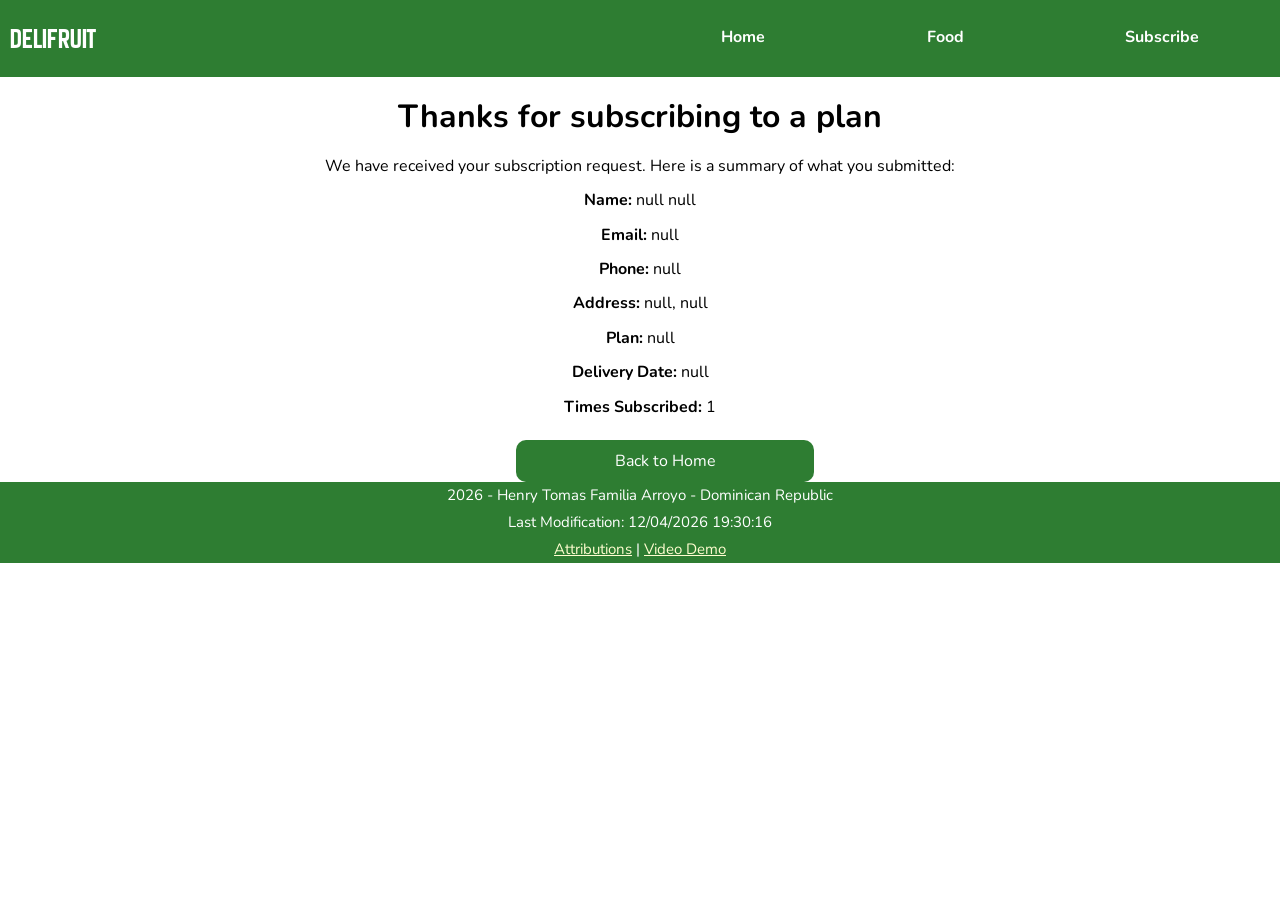
<file: finalproject/review.html>
<!DOCTYPE html>
<html lang="en">

<head>
    <meta charset="UTF-8">
    <meta name="viewport" content="width=device-width, initial-scale=1.0">
    <title>Delifruit - Subscription Confirmed</title>
    <meta name="description"
        content="Your Delifruit subscription has been received. Review your subscription details below.">
    <meta name="author" content="Henry Tomas Familia Arroyo">
    <meta property="og:title" content="Delifruit - Subscription Confirmed">
    <meta property="og:description"
        content="Thank you for subscribing to Delifruit fresh produce delivery.">
    <meta property="og:url" content="https://henryflia.github.io/wdd231/finalproject/review.html">
    <meta property="og:image" content="https://henryflia.github.io/wdd231/finalproject/images/mixed.webp">
    <meta property="og:type" content="website">
    <link rel="icon" href="images/favicon.svg" type="image/svg+xml">
    <link rel="stylesheet" href="styles/normalize.css">
    <link rel="stylesheet" href="styles/delifruit.css">
    <link rel="stylesheet" href="styles/delifruit-large.css">
    <link rel="preconnect" href="https://fonts.googleapis.com">
    <link rel="preconnect" href="https://fonts.gstatic.com" crossorigin>
    <link
        href="https://fonts.googleapis.com/css2?family=New+Amsterdam&family=Nunito:ital,wght@0,200..1000;1,200..1000&family=Roboto:ital,wght@0,100..900;1,100..900&display=swap"
        rel="stylesheet">
    <script src="scripts/delifruit.mjs" type="module"></script>
</head>


<body>
    <header>
        <span id="course-title">Delifruit</span>
        <button type="button" id="menu" aria-label="Open menu"></button>
        <nav>
            <ul class="navigation">
                <li><a href="index.html" title="Home">Home</a></li>
                <li><a href="fruits.html" title="Food">Food</a></li>
                <li><a href="subscribe.html" title="Subscribes">Subscribe</a></li>
            </ul>
        </nav>
    </header>
    <main>
        <h1>Thanks for subscribing to a plan</h1>
        <p class="review-intro">We have received your subscription request. Here is a summary of what you submitted:</p>
        <div id="review-data"></div>
        <a class="links review-back" href="index.html">Back to Home</a>
    </main>
    <footer>
        <p><span id="currentyear"></span> - Henry Tomas Familia Arroyo - Dominican Republic</p>
        <p>Last Modification: <span id="lastModified"></span></p>
        <p><a href="attributions.html">Attributions</a> | <a href="https://www.loom.com/share/16e785136b9e49719a58fdc9ae3a0ba9" target="_blank" rel="noopener">Video Demo</a></p>
    </footer>
</body>

</html>
</file>
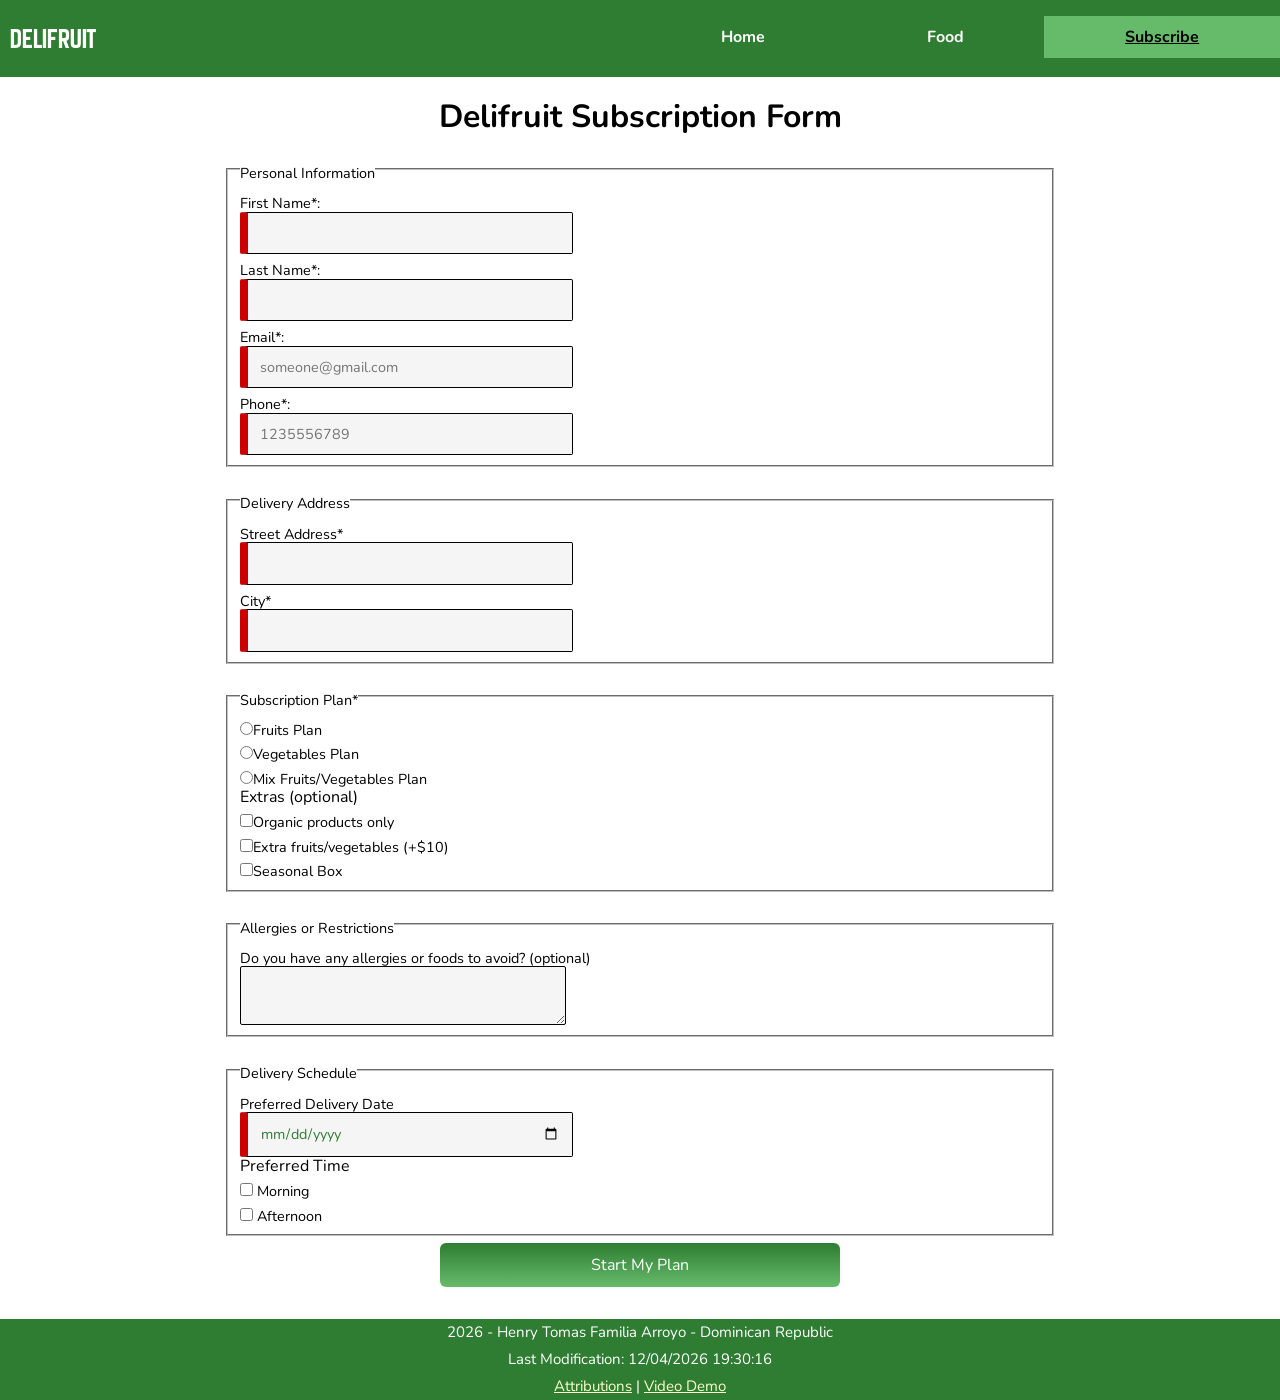
<file: finalproject/subscribe.html>
<!DOCTYPE html>
<html lang="en">

<head>
  <meta charset="UTF-8">
  <meta name="viewport" content="width=device-width, initial-scale=1.0">
  <title>Delifruit - Subscribe to a Weekly Plan</title>
  <meta name="description" content="Sign up for a weekly Delifruit subscription plan. Choose fruits, vegetables, or a mixed box delivered fresh to your door.">
  <meta name="author" content="Henry Tomas Familia Arroyo">
  <meta property="og:title" content="Delifruit - Start Your Subscription">
  <meta property="og:description" content="Subscribe to weekly fresh organic fruit and vegetable delivery. Plans start at $15/week.">
  <meta property="og:url" content="https://henryflia.github.io/wdd231/finalproject/subscribe.html">
  <meta property="og:image" content="https://henryflia.github.io/wdd231/finalproject/images/mixed.webp">
  <meta property="og:type" content="website">
  <link rel="icon" href="images/favicon.svg" type="image/svg+xml">
  <link rel="stylesheet" href="styles/normalize.css">
  <link rel="stylesheet" href="styles/delifruit.css">
  <link rel="stylesheet" href="styles/delifruit-large.css">
  <link rel="preconnect" href="https://fonts.googleapis.com">
  <link rel="preconnect" href="https://fonts.gstatic.com" crossorigin>
  <link href="https://fonts.googleapis.com/css2?family=New+Amsterdam&family=Nunito:ital,wght@0,200..1000;1,200..1000&family=Roboto:ital,wght@0,100..900;1,100..900&display=swap" rel="stylesheet">
  <script src="scripts/delifruit.mjs" type="module"></script>
</head>

<body>
    <header>
        <span id="course-title">Delifruit</span>
        <button type="button" id="menu" aria-label="Open menu"></button>
        <nav>
            <ul class="navigation">
                <li><a href="index.html" title="Home">Home</a></li>
                <li><a href="fruits.html" title="Food">Food</a></li>
                <li><a class="active" href="subscribe.html" title="Subscribes">Subscribe</a></li>
            </ul>
        </nav>
    </header>
    <main>
        <h1>Delifruit Subscription Form</h1>
        <form method="get" action="review.html" class="wf1">
            <fieldset> 
                <legend>Personal Information</legend>
                <label for="fname">First Name*: <input type="text" id="fname" name="fname" autocomplete="given-name" required></label>
                <label for="lname">Last Name*:<input type="text" id="lname" name="lname" autocomplete="family-name"  required></label>
                <label for="email">Email*:<input type="email" id="email" placeholder="someone@gmail.com" name="email" autocomplete="email" required></label>
                <label for="number">Phone*: <input type="tel" id="number" placeholder="1235556789" name="phone" autocomplete="tel"  required></label>
            </fieldset>

            <fieldset>
                <legend>Delivery Address</legend>
                <label for="address">Street Address* <input type="text" id="address" name="address" autocomplete="street-address" required></label>
                <label for="city">City* <input type="text" id="city" name="city" autocomplete="address-level2" required></label>
            </fieldset>


            <fieldset>
                <legend>Subscription Plan*</legend>
                <label for="p1"><input type="radio" id="p1" name="plan" value="fruits" required>Fruits Plan</label>
                <label for="p2"><input type="radio" id="p2" name="plan" value="vegetables">Vegetables Plan</label>
                <label for="p3"><input type="radio" id="p3" name="plan" value="mixed">Mix Fruits/Vegetables Plan</label>

                <div class="formtitle">Extras (optional)</div>
                <label for="organic"><input type="checkbox" id="organic" name="organics" value="organic">Organic products only</label>
                <label for="extra"><input type="checkbox" id="extra" name="extra" value="extra">Extra fruits/vegetables (+$10)</label>
                <label for="seasonal"><input type="checkbox" id="seasonal" name="seasonal" value="seasonal">Seasonal Box</label>
            </fieldset>

            <fieldset>
                <legend>Allergies or Restrictions</legend>
                <label for="restrictions">Do you have any allergies or foods to avoid? (optional) <textarea name="restrictions" id="restrictions"></textarea></label>
            </fieldset>
            <fieldset>
                <legend>Delivery Schedule</legend>
                <label for="date">Preferred Delivery Date<input type="date" id="date" name="delivery" required></label>
                <div class="formtitle">Preferred Time</div>
                <label for="morning"><input type="checkbox" name="morning" id="morning"> Morning</label>
                <label for="afternoon"><input type="checkbox" name="afternoon" id="afternoon"> Afternoon</label>
            </fieldset>
            <input type="submit" value="Start My Plan">

        </form>
    </main>
    <footer>
        <p><span id="currentyear"></span> - Henry Tomas Familia Arroyo - Dominican Republic</p>
        <p>Last Modification: <span id="lastModified"></span></p>
        <p><a href="attributions.html">Attributions</a> | <a href="https://www.loom.com/share/16e785136b9e49719a58fdc9ae3a0ba9" target="_blank" rel="noopener">Video Demo</a></p>
    </footer>
</body>

</html>
</file>
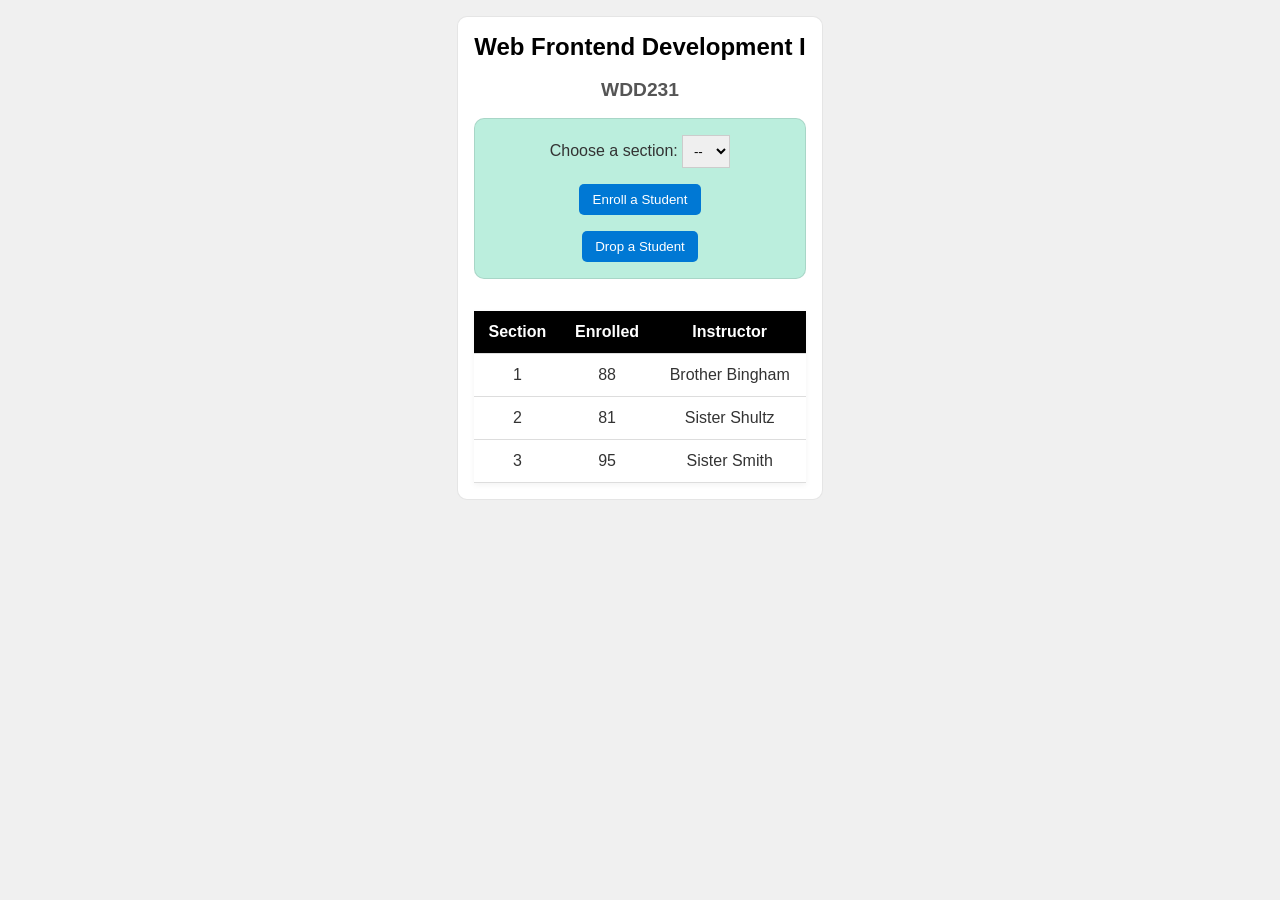
<file: week3/modules.html>
<!DOCTYPE html>
<html lang="en">

<head>
    <meta charset="UTF-8">
    <meta name="viewport" content="width=device-width, initial-scale=1.0">
    <title>Modules Example: Course and Sections</title>
    <link rel="stylesheet" href="styles/modules.css">
    <script type="module" src="scripts/modules.mjs"></script>
</head>

<body>
    <main>
        <h1 id="courseName"></h1>
        <h2 id="courseCode"></h2>

        <div id="enrollment">
            <label for="sectionNumber">Choose a section:</label>
            <select id="sectionNumber">
                <option value="0" disabled selected>--</option>
            </select>
            <button id="enrollStudent">Enroll a Student</button>
            <button id="dropStudent">Drop a Student</button>
        </div>

        <table>
            <thead>
                <tr>
                    <th>Section</th>
                    <th>Enrolled</th>
                    <th>Instructor</th>
                </tr>
            </thead>
            <tbody id="sections"></tbody>
        </table>
    </main>
</body>

</html>
</file>
<file: styles/small.css>
:root {
    --primary-theme: #00249c;
    --secondary-theme: #d8d8d8b7;
    --third-theme: #fffdd0;
    --fourth-theme: #F5F5F5;
    --text-color: #FFFFFF;
    --text-color2: #000000;
}

header{
    background-color: var(--primary-theme);
    padding: .95em;
    margin-bottom: -15px;
    display: grid;
    grid-template-columns: 35px auto 44px;
}

.title{
    color: var(--text-color);
    font-size: 30px;
}

.navigation{
    display: flex;
    align-items: center;

}
.navigation li{
    flex: 1 1 auto;
    list-style: none;


}
ul{
    padding: 0;
    width: 100%;
}
.navigation a{
    text-decoration: none;
    text-align: center;
    color: var(--text-color);
    display: none;
    background-color: var(--primary-theme);
    border: 1px solid var(--text-color2);
    padding: 0.75rem;
}

.navigation a:hover {
    background-color: var(--secondary-theme);
    text-decoration: underline;
    text-decoration-color: var(--third-theme);
}
.open a {
    display: block;
}
#menu::before {
    content: "☰";
}

#menu.open::before {
    content: "X";
}


.about, .web, .student{
    background-color: var(--secondary-theme);
    margin-bottom: 10px;
}

.about h2,
.web h2,
.student h2{
    background-color: var(--primary-theme);
    padding: 0.75rem;
    color: var(--text-color);
    margin: 0;
}

.about div p,
.web div p,
.student div p {
    padding: 0.75rem;
    margin: 0;
}

.about img,
.web img,
.student img{
    padding: 0.75rem;
}

/* Web botons */

.course{
    display: grid;
    grid-template-columns: auto auto auto;
    list-style: none;
    text-align: center
   
}

.courses section h1{
    border: 1px solid var(--text-color2);
    background-color: var(--third-theme);
    text-align: center;
    font-size: 25px;
    padding: 0.35rem;
}
#all {
    background-color: var(--primary-theme);
    text-decoration: none;
    color: var(--text-color);
    padding: 1rem 1.5rem 1rem 1.5rem;
    border-radius: 15px;
    margin-top: 20px;
}

#wdd {
    background-color: var(--primary-theme);
    color: var(--text-color);
    padding: 1rem 1.5rem 1rem 1.5rem;
    text-decoration: none;
    border-radius: 15px;
    margin: 10px;
}

#cse {
    background-color: var(--primary-theme);
    color: var(--text-color);
    padding: 1rem 1.5rem 1rem 1.5rem;
    text-decoration: none;
    border-radius: 15px;
    margin: 10px;
}
.web p{
    text-align: center;
    font-size: 15px;
}
.web h2{
    margin-bottom: 30px;
}



dialog{
    background-color: var(--secondary-theme);
    color: var(--text-color2);
    padding: 1em;
    width: 90%;
    border: .25rem;
    max-width: 600px;
    box-shadow: 0 0 1em rgb(0 0 0 / 30%);
}

::backdrop{
    background-color: rgb(0 0 0 / 50%);;
}

dialog button {
    position: absolute;
    top: 23px;
    right: 23px;
    padding: .5rem 1rem;
    border: 1px solid rgb(0 0 0 / 10%);
}

footer{
    background-color: var(--primary-theme);
    color: var(--text-color);
    padding: 0.75rem;
    text-align: center;
    font-size: 15px;
}
</file>
<file: styles/larger.css>
@media screen and (min-width: 1200px) {
    main {
        display: grid;
        grid-template-columns: 1fr .5fr;

        gap: 1rem;

        }
    
    main h1 {
        grid-column: 1 / 3;
    }
    .about p{
        width: 100%;
    }

    .student div{
        text-align: center;
    }
    .web {
        grid-column: 1 / 3;
    }
    .navigation ul{
        display: grid;
        grid-template-columns: 1fr 1fr 1fr;
    }
    .navigation ul li a {
        display: block;
    }
    #menu{
        display: none;
    }
    .course {
        width: 100%;
    }

    #all, #wdd, #cse{
        padding: 1rem 10rem 1rem 10rem;
        margin-top: 80px;
    }

    .web p{
    font-size: 30px;
    }
    
    .courses{
    display: grid;
    grid-template-columns: auto auto auto;
    text-align: center;
    margin: 20px;

   
}
}
</file>
<file: finalproject/styles/delifruit.css>
:root {
    --primary-theme: #2E7D32;
    --secondary-theme: #66BB6A;
    --third-theme: #fffdd0;
    --fourth-theme: #F5F5F5;
    --text-color: #FFFFFF;
    --text-color2: #000000;
    --error-color: #CC0000;
    --valid-color: #2E7D32;
    --backdrop-color: #0000008C;
}

body {
    font-family: "Nunito", sans-serif;
}

/* header */
header {
    background-color: var(--primary-theme);
    text-align: center;
    color: var(--text-color);
}

/* site title */
#course-title {
    display: block;
    color: var(--text-color);
    font-size: 1.8rem;
    font-family: "New Amsterdam", sans-serif;
    padding: 0.75rem 0;
    margin: 0;
}

/* hamburger */
#menu {
    border: 0;
    background: none;
    color: var(--text-color);
    position: absolute;
    top: 1rem;
    right: 1rem;
    font-size: 25px;
}

#menu::before {
    content: "☰";
}

#menu.open::before {
    content: "X";
}

.navigation {
    list-style: none;
    display: flex;
    flex-direction: column;
    justify-content: space-around;
    align-items: center;
    background-color: var(--primary-theme);
}

.navigation li {
    flex: 1 1 auto;
}

nav ul li:hover {
    background-color: var(--third-theme);
}

ul.navigation {
    color: var(--text-color);
    padding: 0;
}

.navigation a {
    font-weight: 700;
    display: none;
    padding: 0.75rem;
    text-decoration: none;
    text-align: center;
    color: var(--text-color);
}

.navigation a:hover {
    background-color: var(--secondary-theme);
    text-decoration: underline;
    text-decoration-color: var(--third-theme);
}

.navigation a.active {
    color: var(--text-color2);
    background-color: var(--secondary-theme);
    text-decoration: underline;
    font-weight: bold;
}

.open a {
    display: block;
}

/* main */
main {
    text-align: center;
    margin: 0 auto;
}

.heroimg {
    width: 100%;
    margin: 0;
}

/* filter buttons */
#all,
#fruits,
#vege {
    display: block;
    border: none;
    background-image: linear-gradient(var(--primary-theme), var(--secondary-theme));
    color: var(--text-color);
    border-radius: 6px;
    padding: 0.6rem 1rem;
    text-decoration: none;
    font-weight: 700;
    box-shadow: 1px 1px 4px #00000033;
}

.linkfruit {
    display: flex;
    gap: 0.5rem;
    justify-content: center;
    list-style: none;
    padding: 0;
    margin: 0.5rem 0;
}

/* active filter */
.linkfruit a.active-filter {
    background-image: linear-gradient(#1B5E20, #388E3C);
    outline: 2px solid var(--third-theme);
}

/* plan section */
.divp {
    border: 1px solid var(--secondary-theme);
    border-radius: 10px;
    margin-top: 10px;
    margin-bottom: 10px;
}

.divp img {
    width: 100%;
    border-radius: 10px 10px 0px 0px;
}

.links {
    display: block;
    border-radius: 0px 0px 10px 10px;
    padding: 0.75rem;
    text-decoration: none;
    color: var(--text-color);
    background-color: var(--primary-theme);
}

.plan-price {
    font-weight: 700;
    font-size: 1.1rem;
    color: var(--primary-theme);
}

/* food page */
.page-heading {
    margin: 1rem 0 0.5rem;
}

.food-hint {
    font-size: 0.85rem;
    color: #555;
    margin-bottom: 0.5rem;
}

.foodcart {
    border: 3px solid var(--secondary-theme);
    border-radius: 20px;
    margin-top: 10px;
    margin-bottom: 10px;
    font-size: 0.95rem;
    cursor: pointer;
    transition: box-shadow 0.2s;
    overflow: hidden;
}

.foodcart:hover,
.foodcart:focus {
    box-shadow: 0 4px 16px #2E7D324D;
    outline: 2px solid var(--primary-theme);
}

.foodcart img {
    width: 100%;
    display: block;
}

/* form */
.wf1 legend,
.wf1 label {
    display: block;
    text-align: left;
    padding-top: 0.5rem;
    font-size: 0.9rem;
}

.wf1 input[type="text"],
.wf1 input[type="email"],
.wf1 input[type="tel"],
.wf1 input[type="date"],
.wf1 textarea {
    display: block;
    background-color: var(--fourth-theme);
    border: solid 1px var(--text-color2);
    border-radius: 2px;
    padding: 0.75rem;
    color: var(--primary-theme);
    width: 100%;
    max-width: 300px;
    appearance: none;
}

.wf1 input:required {
    border-left: solid 8px var(--error-color);
}

.wf1 input:required:valid {
    border-left: solid 8px var(--valid-color);
}

.formtitle {
    display: block;
    text-align: left;
}

.wf1 input[type="submit"] {
    border: none;
    background-image: linear-gradient(var(--primary-theme), var(--secondary-theme));
    color: var(--text-color);
    border-radius: 6px;
    padding: 0.8rem;
    width: 96%;
    max-width: 400px;
    margin: -1rem 2% 2rem 2%;
    box-shadow: 1px 1px 4px var(--fourth-theme);
}

/* modal */
#food-modal {
    border: none;
    border-radius: 12px;
    padding: 0;
    max-width: 480px;
    width: 90%;
    box-shadow: 0 8px 32px var(--backdrop-color);
}

#food-modal::backdrop {
    background: var(--backdrop-color);
}

.modal-content {
    padding: 1.25rem;
    text-align: left;
}

.modal-close {
    position: absolute;
    top: 0.75rem;
    right: 0.75rem;
    background: none;
    border: none;
    font-size: 1.5rem;
    cursor: pointer;
    color: var(--text-color2);
    line-height: 1;
}

.modal-close:hover {
    color: var(--primary-theme);
}

.modal-title {
    margin: 0 0 0.75rem;
    color: var(--primary-theme);
    font-size: 1.4rem;
}

.modal-image {
    width: 100%;
    border-radius: 8px;
    margin-bottom: 0.75rem;
}

.modal-description {
    font-size: 0.9rem;
    margin-bottom: 0.75rem;
    color: var(--text-color2);
}

.modal-details {
    list-style: none;
    padding: 0;
    margin: 0;
    font-size: 0.9rem;
}

.modal-details li {
    padding: 0.25rem 0;
    border-bottom: 1px solid var(--fourth-theme);
}

.modal-details li:last-child {
    border-bottom: none;
}

/* review page */
.review-main {
    max-width: 700px;
    margin: 0 auto;
    padding: 1rem;
}

.review-back {
    display: inline-block;
    width: auto;
    border-radius: 6px;
    padding: 0.75rem 1.5rem;
    margin-top: 0.5rem;
}

/* attributions page */
.attributions-main {
    max-width: 800px;
    margin: 2rem auto;
    padding: 0 1rem;
    text-align: left;
}

/* footer */
footer {
    background-color: var(--primary-theme);
    font-size: 15px;
    text-align: center;
    color: var(--text-color);
}

footer p {
    margin: 0;
    padding: 0.3rem;
}

footer a {
    color: var(--third-theme);
    text-decoration: underline;
}
</file>
<file: finalproject/styles/delifruit-large.css>
@media screen and (min-width: 65.5em) {
    #menu {
        display: none;
    }

    .navigation {
        flex-direction: row;
    }

    nav ul {
        display: flex;
        justify-content: space-around;
    }

    nav ul li {
        flex: 1 1 100%;
    }

    nav .navigation a {
        display: block;
        height: 100%;
    }

    #course-title {
        text-align: left;
        margin: 10px;
    }

    header {
        display: grid;
        grid-template-columns: 1fr 1fr;
    }

    /* plan section */
    .divp {
        display: grid;
        grid-template-columns: 1fr 1fr;
        width: 70%;
        max-width: 800px;
        margin: 20px auto;
        min-height: 240.63px;
    }

    .divp img {
        width: 100%;
        height: 246px;
        object-fit: cover;
        border-radius: 10px 0 0 10px;
    }

    .links {
        border-radius: 10px;
        width: 250px;
        margin-left: 50px;
    }

    /* food page */
    .food {
        display: grid;
        grid-template-columns: 1fr 1fr 1fr;
        gap: 0.5rem;
        padding: 0 1rem;
    }

    .foodcart img {
        width: 100%;
        height: 220px;
        object-fit: cover;
    }

    /* form */
    .wf1 fieldset {
        max-width: 800px;
        margin: 20px auto;
    }

    /* modal */
    #food-modal {
        max-width: 560px;
    }
}
</file>
<file: styles/site.css>
:root {
    --primary-theme: #2E7D32;
    --secondary-theme: #66BB6A;
    --third-theme: #fffdd0;
    --fourth-theme: #F5F5F5;
    --text-color: #FFFFFF;
    --text-color2: black;
}

body {
    font-family: "Roboto", sans-serif;
}


/* header */


header {
    background-color: var(--primary-theme);
    text-align: center;
    color: var(--text-color);

}

header h1 {
    display: block;
    color: var(--text-color);
    font-size: 20px;
    padding: 1rem;
}

/* main */
main {
    text-align: center;
    max-width: 900px;
    margin: 0 auto;
    grid-template-columns: 1fr;
    border: 1px solid var(--text-color2);
}

h2 {
    background-color: var(--secondary-theme);
    padding: 1rem;
    border: 1px solid var(--text-color2);
    margin: 0;
}

p {
    padding: 1rem;
    margin: 0;
}

section {
    background-color: var(--third-theme);

}



/* footer */
footer {

    background-color: var(--primary-theme);
    font-size: 15px;
    text-align: center;
    color: var(--text-color);
}

footer p {
    margin: 0px;
    padding: .30rem;
}
</file>
<file: chamber/styles/small.css>
:root {
    --primary-theme: #00249c;
    --secondary-theme: #aeaeaeb7;
    --third-theme: #fffdd0;
    --fourth-theme: #F5F5F5;
    --text-color: #FFFFFF;
    --text-color2: #000000;
}

header {
    background-color: var(--primary-theme);
    padding: .95em;
    margin-bottom: -15px;
    display: grid;
    grid-template-columns: 35px auto 44px;
}

.navigation a.active {
    color: var(--third-theme);
    background-color: var(--secondary-theme);
    text-decoration: underline;
    font-weight: bold;
}

.title{
    color: var(--text-color);
    font-size: 20px;
    margin-left: 10px;
    font-weight: bold;
}
.navigation {
    display: flex;
    text-align: center;
    grid-column: 1/4;

}

.navigation li {
    list-style: none;
    text-align: center;
    width: 100%;
}

ul {
    flex: 1 1 auto;
    padding: 0;
  
}

.navigation a {
    text-decoration: none;
    text-align: center;
    color: var(--text-color);
    display: none;
    background-color: var(--primary-theme);
    padding: 0.75rem;
    border: 2px solid var(--text-color2);
}

.navigation a:hover {
    background-color: var(--secondary-theme);
    text-decoration: underline;
    text-decoration-color: var(--third-theme);
}

.open a {
    display: block;
}

#menu{
    color: var(--text-color);
    background: none;
    font-size: 30px;
    text-align: center;
    border: none;
}

#menu::before {
    content: "☰";

}

#menu.open::before {
    content: "X";
}


/* Main */
.hero{
    width: 100%;
}

/* business card */


.menu {
    margin: 1rem auto;
    padding: 0.5rem;
    background-color: var(--primary-theme);
    color: var(--text-color);
    text-align: center;
}
.menu button {
        padding: 0.5rem 1rem;
        font-weight: 700;
    }



.grid {
    display: grid;
    grid-template-columns: repeat(auto-fit, minmax(200px, 1fr));
    grid-gap: 5px;
    align-items: center;
}
.grid section {
    text-align: center;
}
.grid section  >* {
            margin: 0.1rem;
        }

.grid #business h2 {
    background-color: var(--primary-theme);
    border: 1px solid var(--text-color2);
    margin: 0;
    padding: 0.55rem;
    color: var(--text-color);
    grid-column: 1/3;
    border-radius: 15px 15px 0 0;
}
.grid #business img {
        grid-column: 1/2;
        align-self: start;
        margin-top: 5px;
        grid-row: 2/5;
    }

.grid #business span {
    grid-column: 2/3;
    text-align: left;
    margin-left: 10px;

    }

.grid #business a{
        display: none;
    }
.grid #business section{
    background-color: var(--secondary-theme);
    border: 1px solid var(--text-color2);
    display: grid;
    grid-template-columns: 50px auto;
    border-radius: 15px;
    margin: 10px;
}

.list {
    display: flex;
    flex-direction: column;
}
.list section {
    display: grid;
    grid-template-columns: 2fr 1fr 1fr;
    margin: 0;
    padding: 0.25rem;
}

.list section > * {
    margin: 0 1rem;
}

.list section img {
    display: none;
}

.list section #business h2 {
    background-color: var(--secondary-theme);
    font-size: 1rem;
}

.list section:nth-child(even) {
    background-color: var(--secondary-theme);
}
    

.list #business a{
        display: block;
    }
.list #business .listc{
        display: none;
    }
.list #business section{
    border: 1px solid var(--text-color2);
    margin: 10px;
    }
.list #business span{
        margin: 0 0 10px 0;
    }


/* Index Page */
main section {
    background-color: var(--secondary-theme);
    border: 1px solid var(--text-color2);
    border-radius: 15px;
    margin: 10px;

}

main section .sectiont {
    background-color: var(--primary-theme);
    border: 1px solid var(--text-color2);
    margin: 0;
    padding: 0.55rem;
    color: var(--text-color);
    border-radius: 15px 15px 0 0;
}

.wcard{
    text-align: center;
    color: var(--text-color2);
}

.wcard .description {
    text-transform: capitalize;
    margin: .3rem;
}
.wcard .temp {
    font-size: 20px;
    margin: .3rem;
}

.wcard img {
    width: 120px;
    margin: 0;
}

.wcard article span{
    display: block;
    margin: 1em;
    font-size: 20px;
}


/* Join Page */

dialog{
    width: 400px;
    height: 300px;
    background-color: var(--fourth-theme);
    border: 1px solid var(--text-color2);
    border-radius:5px ;
}
::backdrop{
    background-color: color-mix(in srgb, var(--secondary-theme) 50%, transparent);
}


/* Discory Page */

.disc img{
    grid-area: image;
    width: 100%;
    
    justify-content: center;
}

.disc section{
    background-color: var(--fourth-theme);
    overflow: hidden;
    display: grid;
    grid-template-areas: 
    "name"
    "image"
    "desc"
    "adress";
}

.disc h2{
    grid-area: name;
    margin-left: 10px;

   
}
.disc .listc {
    grid-area: adress;
    margin-bottom: 25px;
    margin-left: 10px;

}
.disc p {
    grid-area: desc;
    margin-bottom: 25px;
    margin-left: 10px;
}
footer {
    background-color: var(--primary-theme);
    color: var(--text-color);
    padding: 0.75rem;
    text-align: center;
    font-size: 15px;
}
footer img{
margin: 10px;
}
footer p{
    text-align: left;
    font-size: 20px;
    margin: 5px;
}
</file>
<file: chamber/styles/large.css>
@media screen and (min-width: 1200px) {
    
    .navigation ul{
        display: grid;
        grid-template-columns: 1fr 1fr 1fr 1fr;
    }
    .navigation ul li a {
        display: block;
    }
    #menu{
        display: none;
    }

    #business{
        display: grid;
        grid-template-columns: repeat(3, auto);;
    }
    .disc{
        display: grid;
        grid-template-columns: 1fr 1fr;
    }
}
</file>
<file: chamber/styles/medium.css>
@media screen and (min-width: 641px) {
    .disc section {
            grid-template-areas:
                "image name"
                "image desc"
                "image adress";
        }
    
        .effects:hover {
        box-shadow: 0 0 50px var(--text-color2);

    
    }

    .disc img{
        max-width: 300px;
        height: 100%;
    }

}
</file>
<file: week3/styles/modules.css>
* {
    margin: 0;
    padding: 0;
    box-sizing: border-box;
}

body {
    font-family: Arial, sans-serif;
    background-color: #f0f0f0;
}

main {
    padding: 1rem;
    background-color: #fff;
    color: #333;
    width: fit-content;
    margin: 1rem auto;
    border: 1px solid rgb(0 0 0 / 10%);
    border-radius: 10px;
}

h1 {
    font-size: 1.5rem;
    color: #000;
}

h2 {
    font-size: 1.2rem;
    color: #555;
}

h1,
h2 {
    text-align: center;
    ;
    margin-bottom: 1.1rem;
}

form p {
    margin: .5rem;
    font-weight: bold;
}

#enrollment {
    padding: 1rem 1rem 0 1rem;
    border: 1px solid rgb(0 0 0 / 10%);
    border-radius: 10px;
    background-color: #bed;
    text-align: center;
}

select {
    padding: 0.5em;
    border: 1px solid #ccc;
    width: 3rem;
}

button {
    display: block;
    margin: 1rem auto;
    padding: 0.6em 1em;
    border: none;
    border-radius: 5px;
    background-color: #0078d4;
    color: white;
    cursor: pointer;
}

button:hover {
    background-color: #005fa3;
}

table {
    margin-top: 2rem;
    width: 100%;
    border-collapse: collapse;
    background-color: white;
    box-shadow: 0 2px 6px rgb(0 0 0 / 5%);
}

th,
td {
    padding: 0.75rem;
    text-align: center;
    border-bottom: 1px solid #ddd;
}

th {
    background-color: #000;
    color: white;
    font-weight: bold;
}

tr:hover {
    background-color: #bbb;
}
</file>
